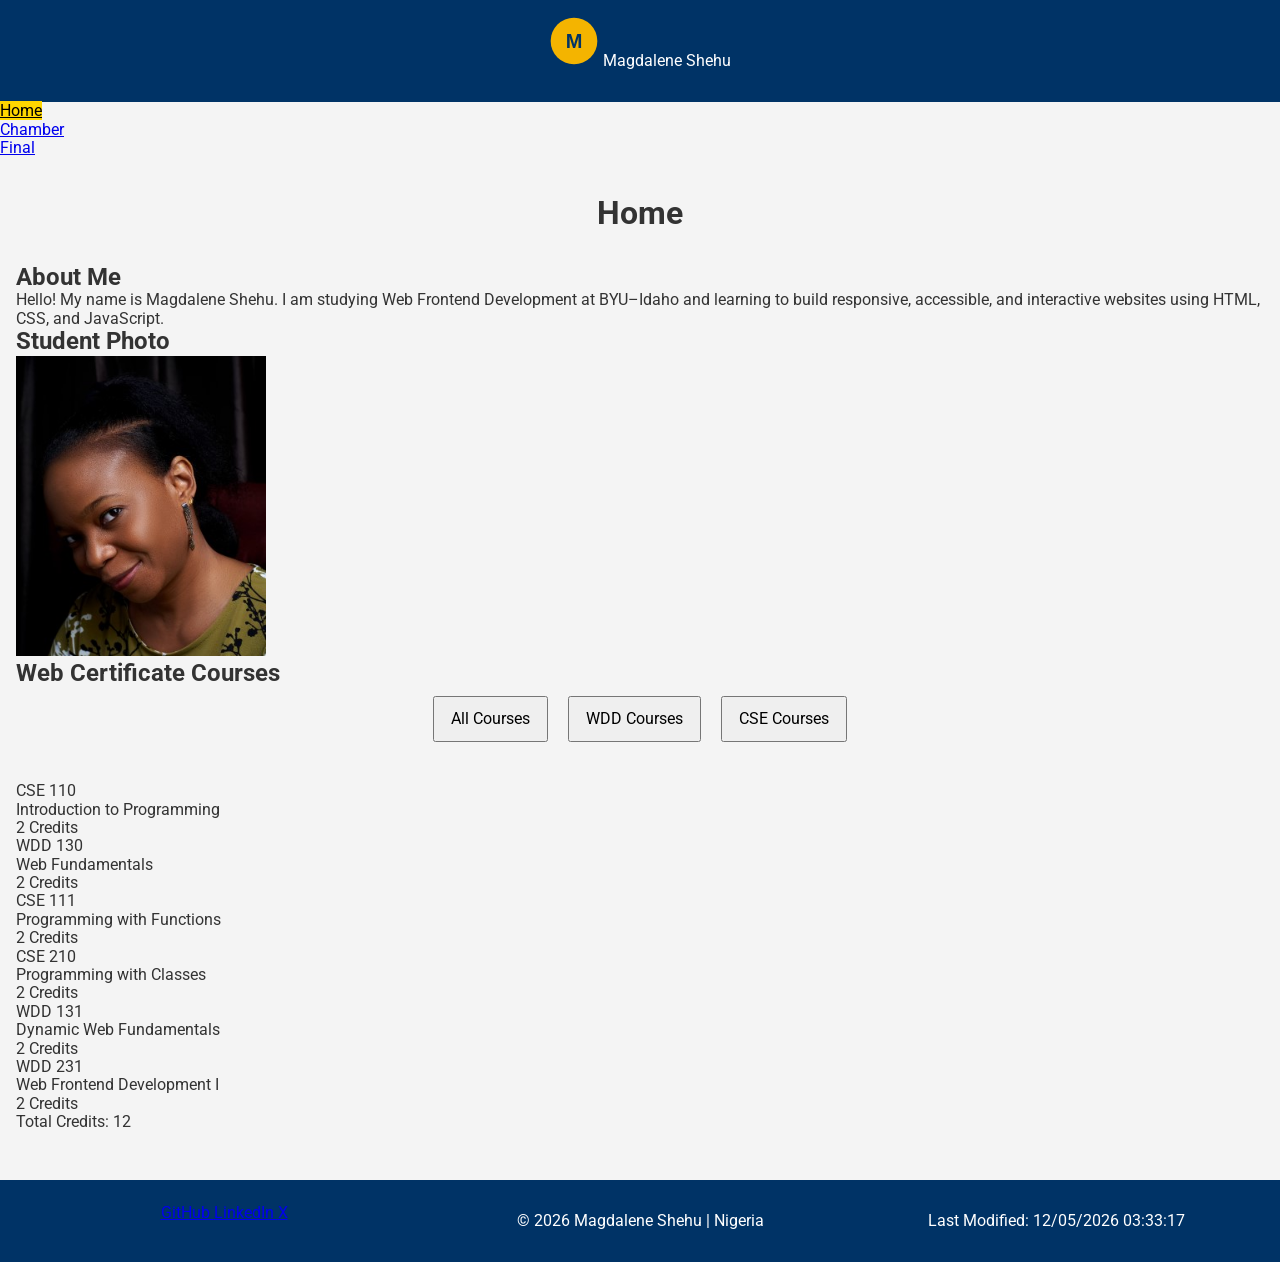
<file: index.html>
<!DOCTYPE html>
<html lang="en">

<head>
    <meta charset="UTF-8">
    <meta name="viewport" content="width=device-width, initial-scale=1.0">

    <title>WDD 231 | Home | Magdalene Shehu</title>

    <!-- Favicon -->
    <link rel="icon" href="favicon.ico">

    <!-- SEO Meta -->
    <meta name="description" content="Course home page for WDD 231 Web Frontend Development I">
    <meta name="author" content="Magdalene Shehu">

    <!-- Open Graph (Social Media) Meta Tags -->
    <meta property="og:title" content="WDD 231 | Home | Magdalene Shehu">
    <meta property="og:description"
        content="Course home page for WDD 231 Web Frontend Development I by Magdalene Shehu.">
    <meta property="og:image" content="https://mshehu22.github.io/wdd231/images/profile.webp">
    <meta property="og:url" content="https://mshehu22.github.io/wdd231/">

    <!-- Google Fonts -->
    <link rel="preconnect" href="https://fonts.googleapis.com">
    <link rel="preconnect" href="https://fonts.gstatic.com" crossorigin>

    <link href="https://fonts.googleapis.com/css2?family=Roboto:wght@300;400;500;700&display=swap" rel="stylesheet">

    <!-- CSS -->
    <link rel="stylesheet" href="styles/normalize.css">
    <link rel="stylesheet" href="styles/small.css">
    <link rel="stylesheet" href="styles/larger.css">

    <!-- JavaScript -->
    <script src="scripts/navigation.js" defer></script>
    <script src="scripts/dates.js" defer></script>
    <script src="scripts/courses.js" defer></script>
</head>

<body>

    <!-- HEADER -->
    <header>

        <div class="logo">
            <img src="images/logo.svg" alt="Site Logo" width="50" height="50">
            <span>Magdalene Shehu</span>
        </div>

        <button id="menu" aria-label="Menu">☰</button>

    </header>

    <!-- NAVIGATION -->
    <nav id="nav-menu">

        <ul>
            <li><a href="index.html" class="active">Home</a></li>
            <li><a href="chamber/index.html">Chamber</a></li>
            <li><a href="final/index.html">Final</a></li>
        </ul>

    </nav>

    <!-- MAIN -->
    <main>

        <h1>Home</h1>

        <div class="top-sections">

            <section>

                <h2>About Me</h2>

                <p>
                    Hello! My name is Magdalene Shehu. I am studying
                    Web Frontend Development at BYU–Idaho and learning to
                    build responsive, accessible, and interactive websites
                    using HTML, CSS, and JavaScript.
                </p>

            </section>

            <section class="student-photo">

                <h2>Student Photo</h2>

                <img src="images/profile.webp" alt="Photo of Magdalene Shehu" width="250" height="300">

            </section>

        </div>

        <section>

            <h2>Web Certificate Courses</h2>

            <div class="buttons">
                <button id="all">All Courses</button>
                <button id="wdd">WDD Courses</button>
                <button id="cse">CSE Courses</button>
            </div>

            <div id="courses"></div>

            <p id="credits"></p>

        </section>

    </main>

    <!-- FOOTER -->
    <footer>

        <div class="social">

            <a href="https://github.com/mshehu22" target="_blank" rel="noopener">
                GitHub
            </a>

            <a href="https://www.linkedin.com/" target="_blank" rel="noopener">
                LinkedIn
            </a>

            <a href="https://x.com/" target="_blank" rel="noopener">
                X
            </a>

        </div>

        <p>
            &copy;
            <span id="currentyear"></span>
            Magdalene Shehu | Nigeria
        </p>

        <p id="lastModified"></p>

    </footer>

</body>

</html>
</file>
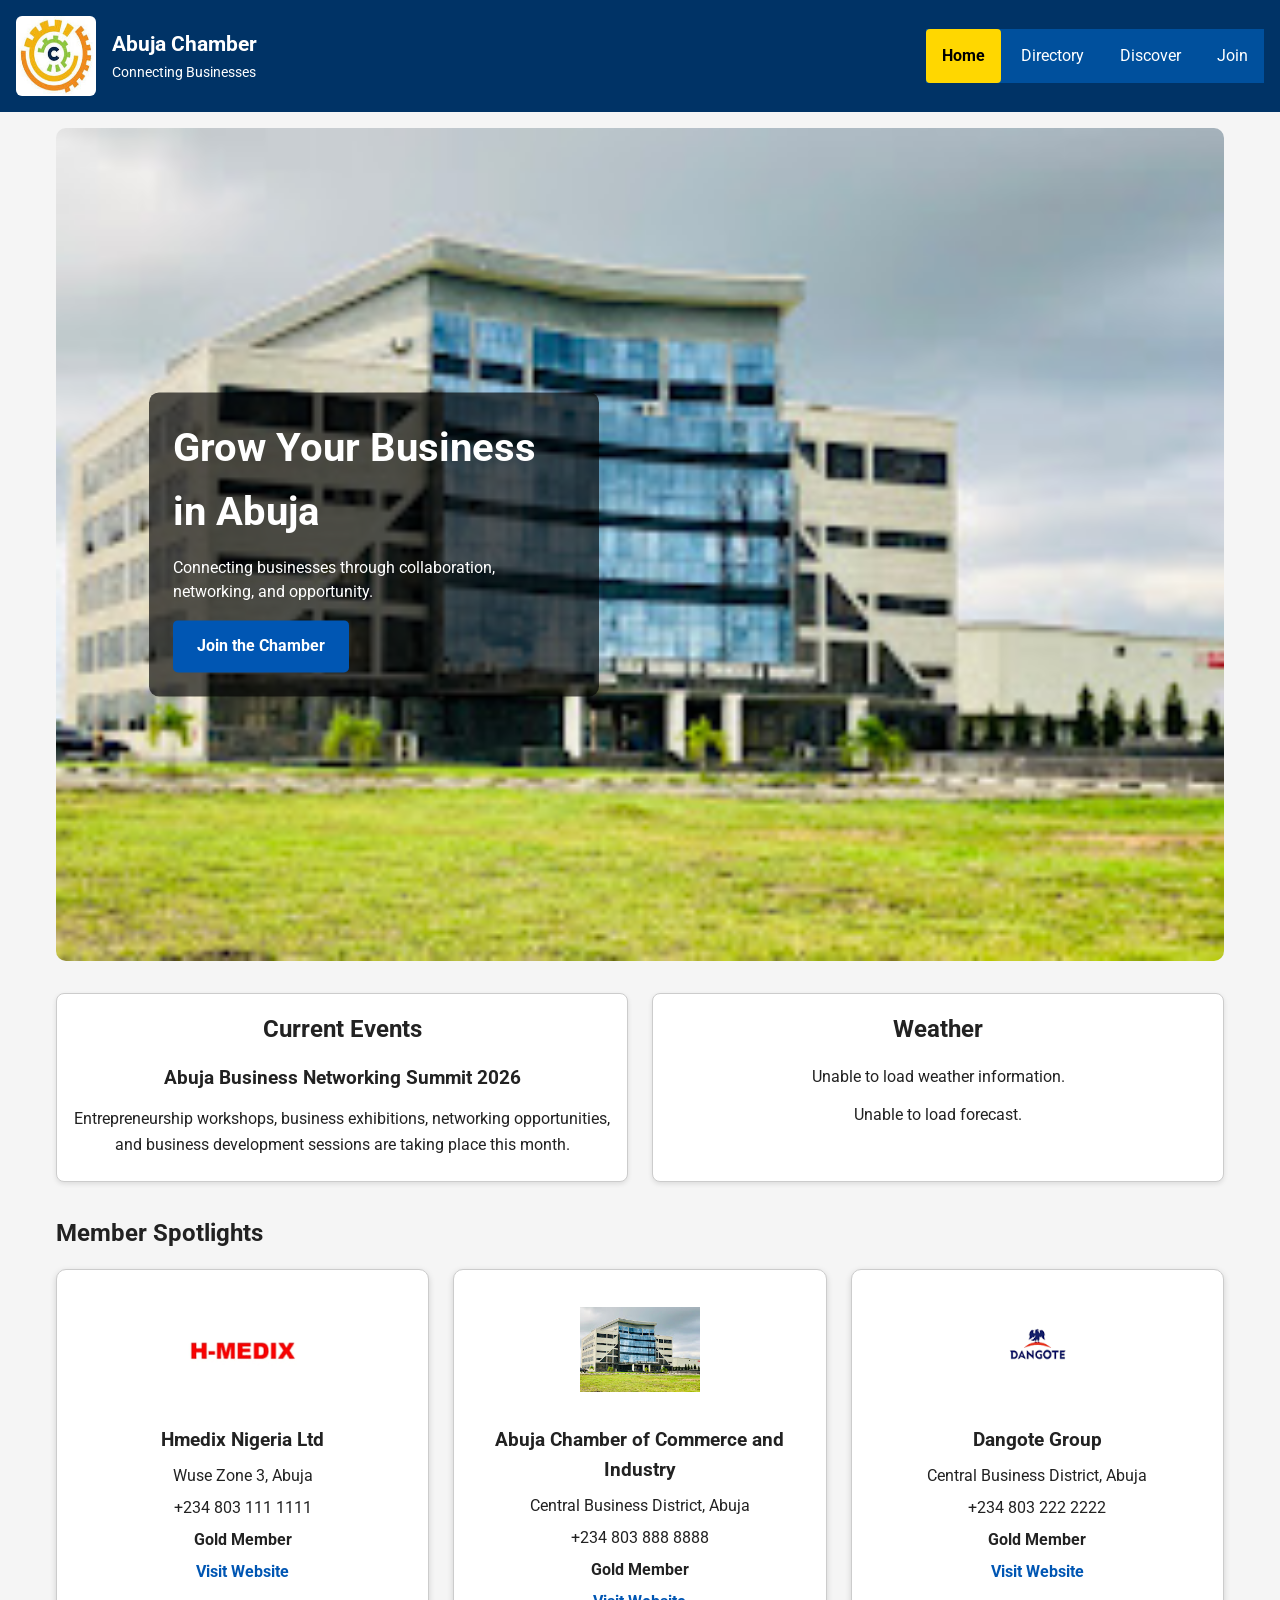
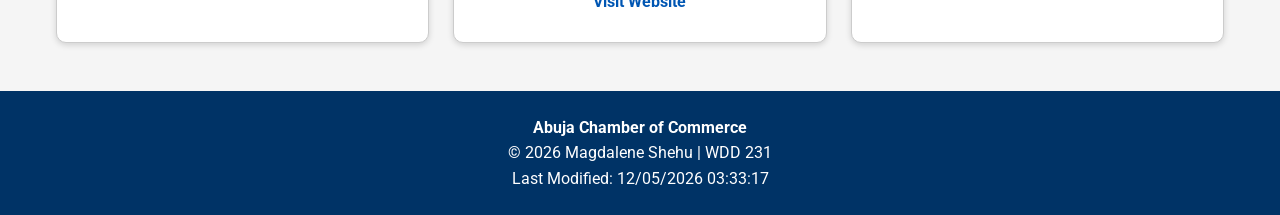
<file: chamber/index.html>
<!DOCTYPE html>
<html lang="en">

<head>
    <meta charset="UTF-8">
    <meta name="viewport" content="width=device-width, initial-scale=1.0">

    <title>Home | Abuja Chamber of Commerce</title>

    <meta name="description"
        content="Welcome to the Abuja Chamber of Commerce. Discover local businesses, events, weather updates, and membership opportunities.">

    <meta name="author" content="Magdalene Shehu">

    <meta property="og:title" content="Abuja Chamber of Commerce Business Community">
    <meta property="og:description" content="Connecting Abuja businesses through networking, events, and partnerships.">
    <meta property="og:image" content="https://mshehu22.github.io/wdd231/chamber/images/abuja-chamber.jpg">
    <meta property="og:url" content="https://mshehu22.github.io/wdd231/chamber/index.html">
    <meta property="og:type" content="website">

    <link rel="icon" href="../favicon.ico">

    <link rel="preconnect" href="https://fonts.googleapis.com">
    <link rel="preconnect" href="https://fonts.gstatic.com" crossorigin>

    <link href="https://fonts.googleapis.com/css2?family=Roboto:wght@300;400;500;700&display=swap" rel="stylesheet">

    <link rel="stylesheet" href="../styles/normalize.css">
    <link rel="stylesheet" href="styles/directory.css">
    <link rel="stylesheet" href="styles/home.css">

    <script src="scripts/home.js" defer></script>
    <script src="scripts/weather.js" defer></script>
    <script src="scripts/spotlight.js" defer></script>

</head>

<body>

    <a class="skip-link" href="#main-content">
        Skip to main content
    </a>

    <header>

        <div class="brand">

            <img src="images/chamber.jpg" alt="Abuja Chamber of Commerce Logo" width="80" height="80">

            <div class="brand-text">
                <h2>Abuja Chamber</h2>
                <p>Connecting Businesses</p>
            </div>

        </div>

        <button id="menu" aria-label="Toggle Navigation" aria-expanded="false">
            ☰
        </button>

        <nav class="navigation">

            <a href="index.html" class="active">Home</a>
            <a href="directory.html">Directory</a>
            <a href="discover.html">Discover</a>
            <a href="join.html">Join</a>

        </nav>

    </header>

    <main id="main-content">

        <h1 class="page-title">
            Abuja Chamber of Commerce
        </h1>

        <section class="hero">

            <img src="images/abuja-chamber.jpg" alt="Abuja Chamber of Commerce Building" width="1200" height="600"
                loading="eager">

            <div class="hero-text">

                <h2>Grow Your Business in Abuja</h2>

                <p>
                    Connecting businesses through collaboration,
                    networking, and opportunity.
                </p>

                <a class="cta" href="join.html">
                    Join the Chamber
                </a>

            </div>

        </section>

        <div class="home-grid">

            <section class="card">

                <h2>Current Events</h2>

                <h3>Abuja Business Networking Summit 2026</h3>

                <p>
                    Entrepreneurship workshops,
                    business exhibitions,
                    networking opportunities,
                    and business development sessions
                    are taking place this month.
                </p>

            </section>

            <section class="card">

                <h2>Weather</h2>

                <div id="current-weather">
                    Loading weather...
                </div>

                <div id="forecast"></div>

            </section>

        </div>

        <section class="spotlights">

            <h2>Member Spotlights</h2>

            <div id="spotlight-container">

                <p>Loading member spotlights...</p>

            </div>

        </section>

    </main>

    <footer>

        <p><strong>Abuja Chamber of Commerce</strong></p>

        <p>
            © <span id="year"></span>
            Magdalene Shehu | WDD 231
        </p>

        <p id="lastModified"></p>

    </footer>

</body>

</html>
</file>
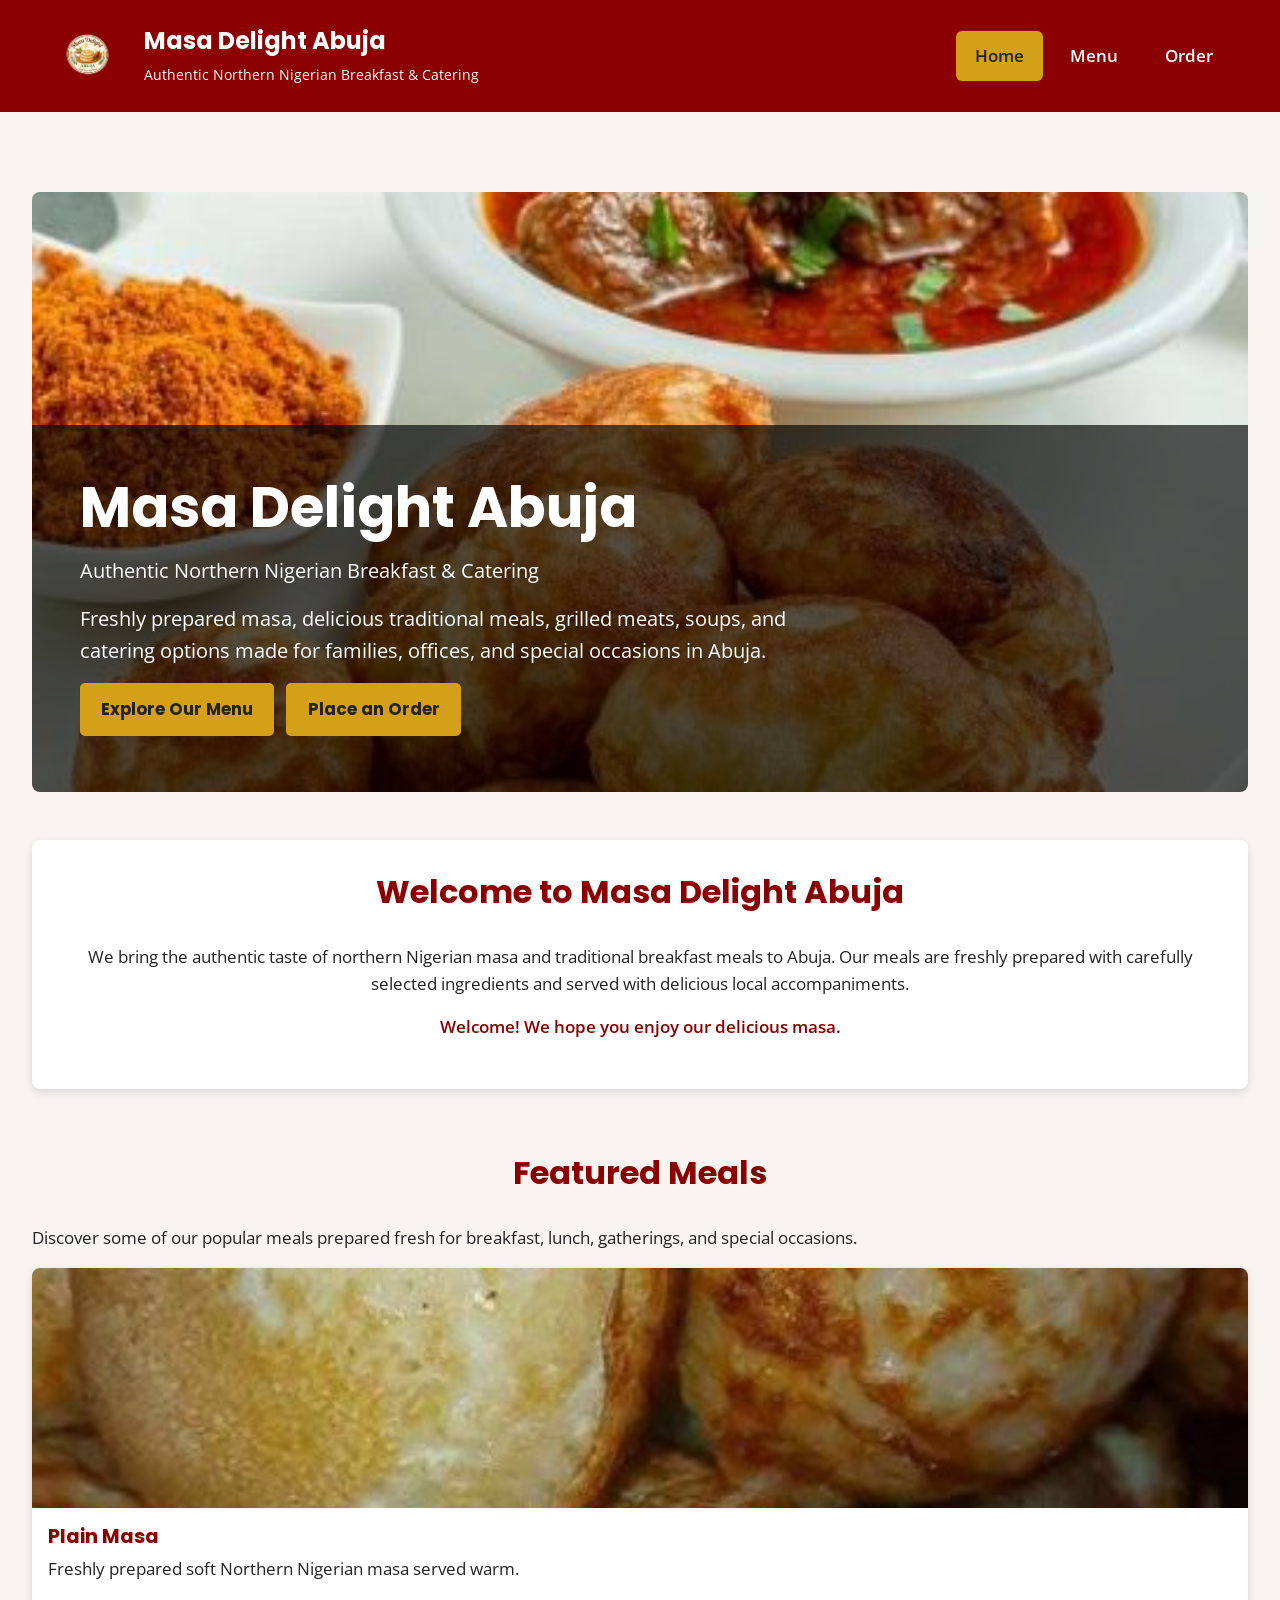
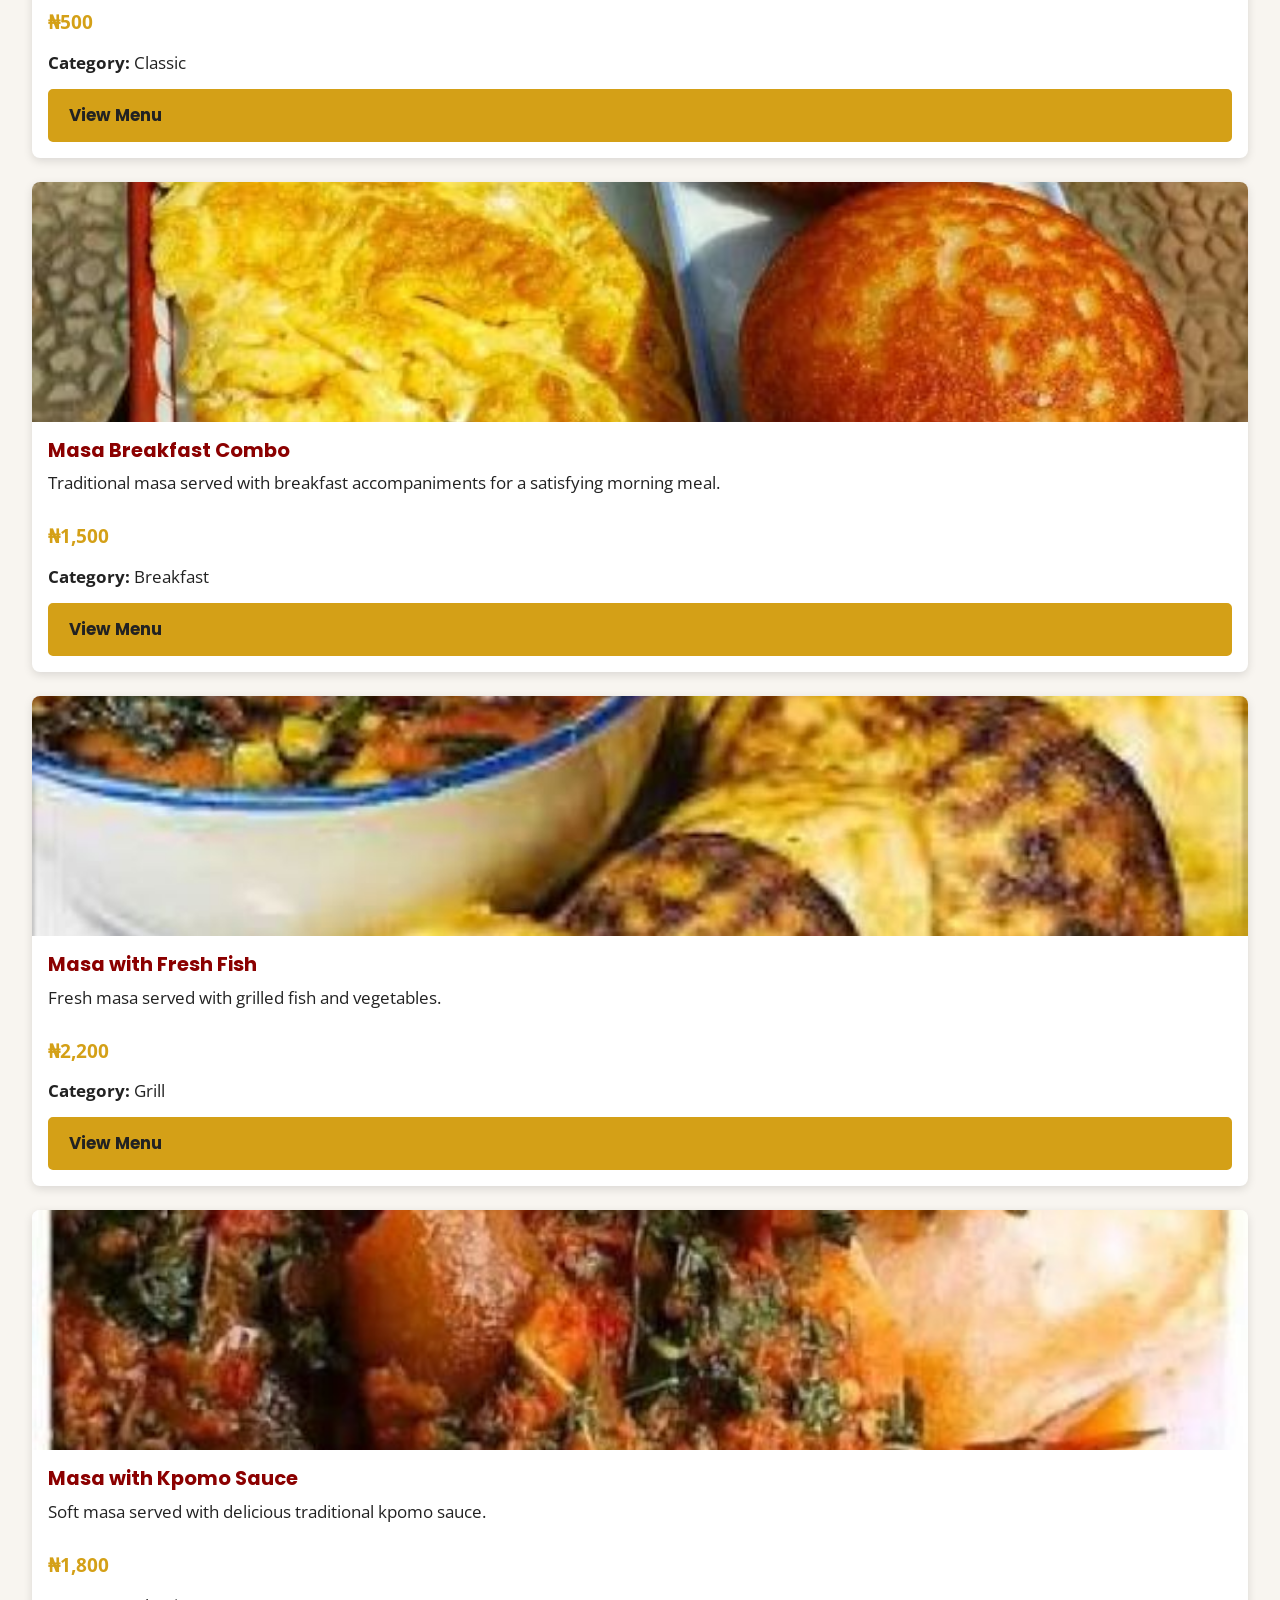
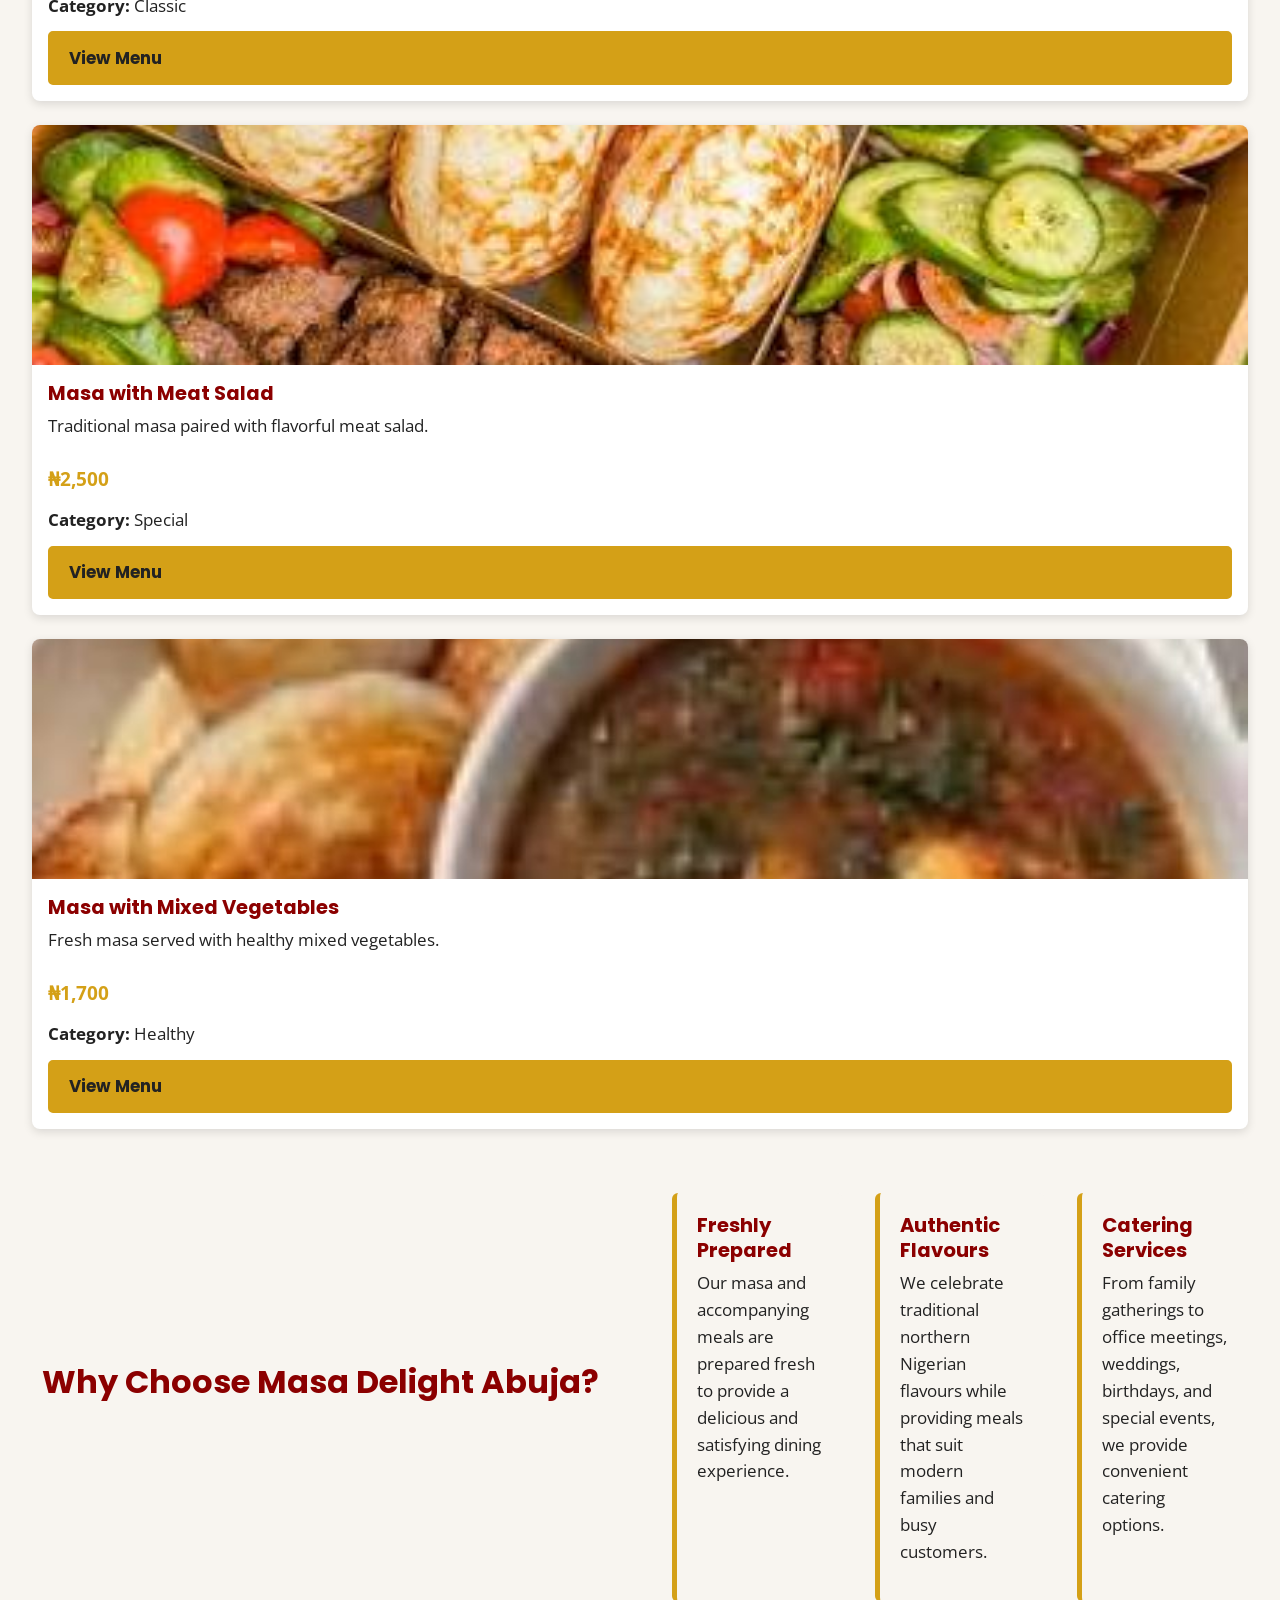
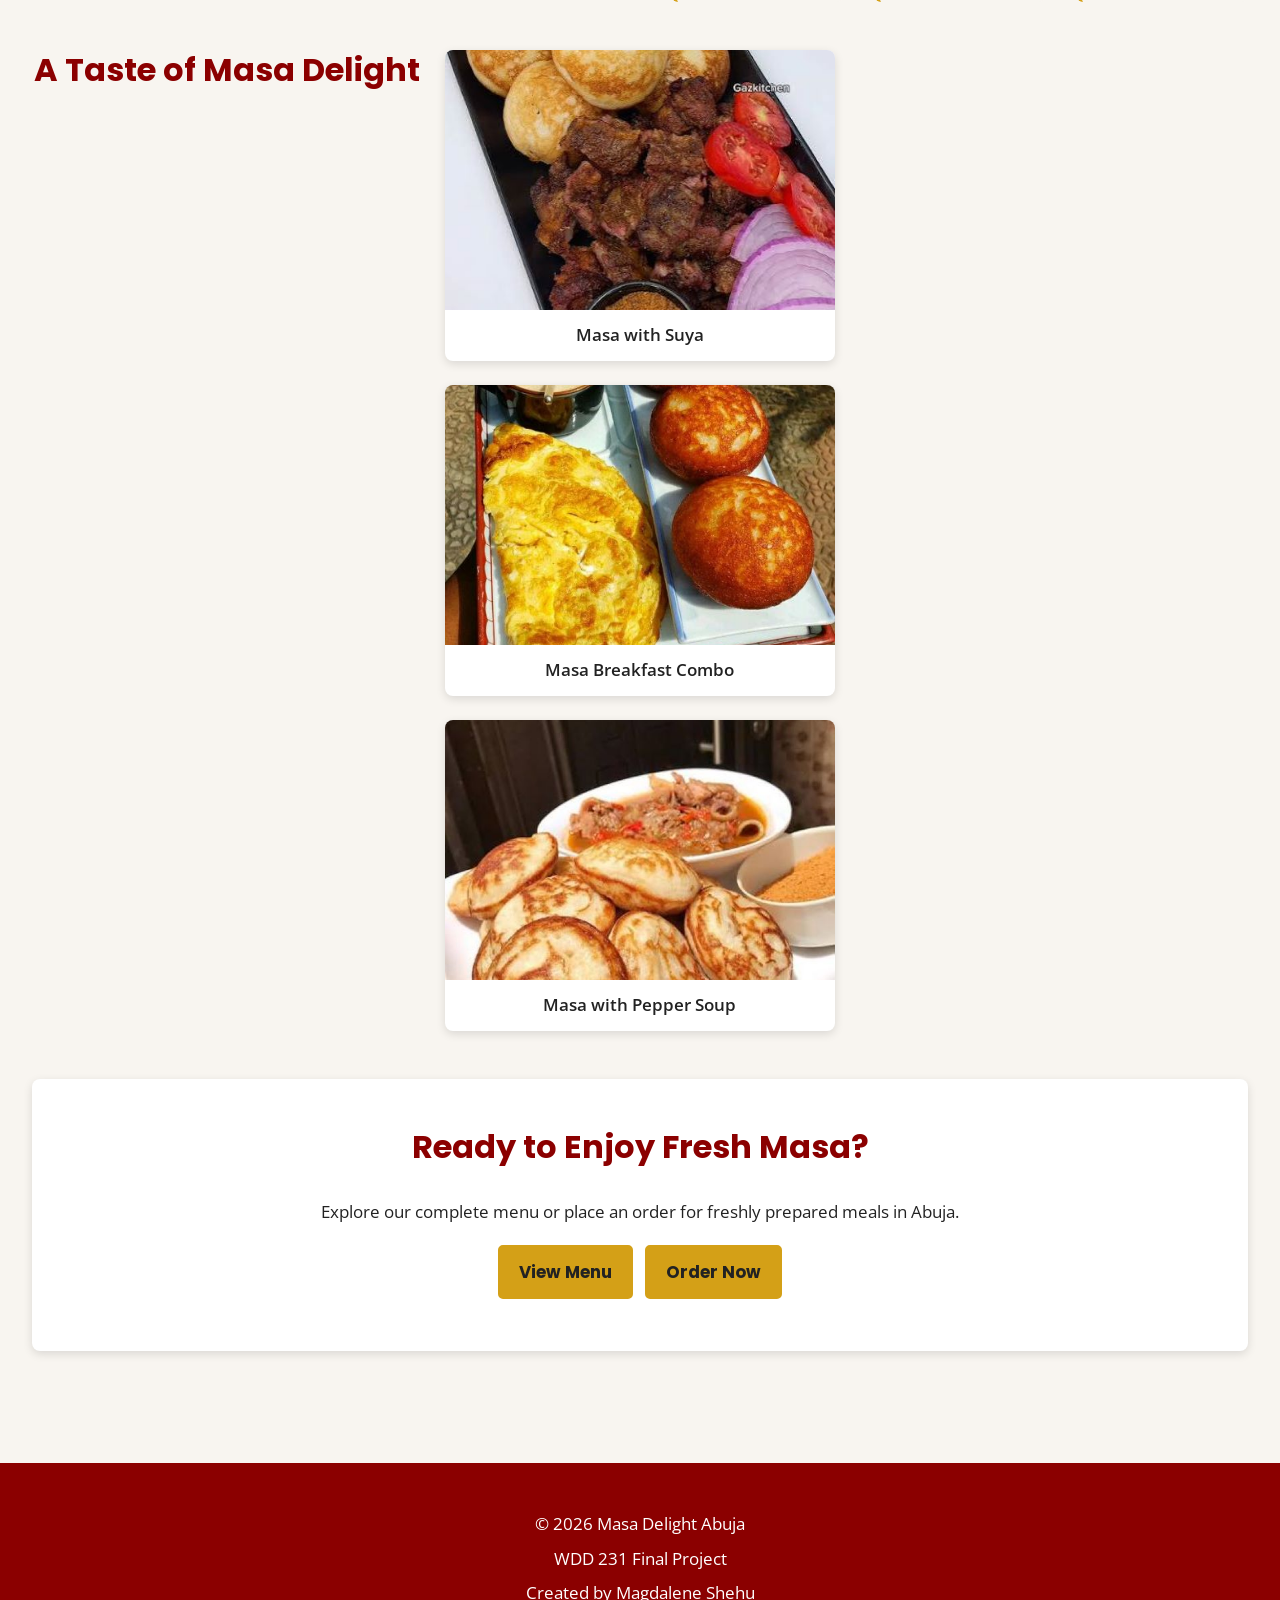
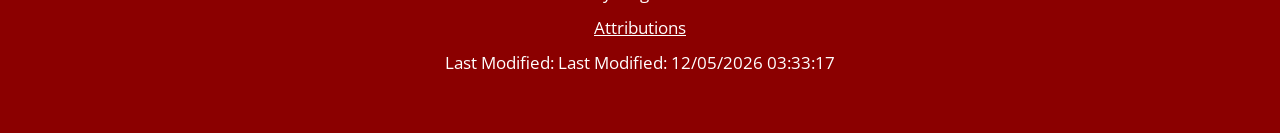
<file: final/index.html>
<!DOCTYPE html>
<html lang="en">

<head>

    <meta charset="UTF-8">

    <meta name="viewport" content="width=device-width, initial-scale=1.0">

    <title>Masa Delight Abuja | Home</title>

    <meta name="description"
        content="Masa Delight Abuja serves authentic northern Nigerian masa, soups, suya, grilled meats, breakfast combinations, and catering services in Abuja.">

    <meta name="author" content="Magdalene Shehu">


    <!-- Open Graph -->

    <meta property="og:title" content="Masa Delight Abuja | Authentic Nigerian Meals">

    <meta property="og:description"
        content="Enjoy authentic northern Nigerian masa, breakfast meals, soups, grilled meats, and catering services freshly prepared in Abuja.">

    <meta property="og:image" content="https://mshehu22.github.io/wdd231/final/images/hero.jpg">

    <meta property="og:url" content="https://mshehu22.github.io/wdd231/final/index.html">

    <meta property="og:site_name" content="Masa Delight Abuja">

    <meta property="og:type" content="website">


    <!-- Favicon -->

    <link rel="icon" href="images/logo.png" type="image/png">


    <!-- Google Fonts -->

    <link rel="preconnect" href="https://fonts.googleapis.com">

    <link rel="preconnect" href="https://fonts.gstatic.com" crossorigin>

    <link
        href="https://fonts.googleapis.com/css2?family=Poppins:wght@500;700&family=Open+Sans:wght@400;600&display=swap"
        rel="stylesheet">


    <!-- CSS -->

    <link rel="stylesheet" href="styles/base.css">

    <link rel="stylesheet" href="styles/larger.css">


    <!-- JavaScript -->

    <script src="scripts/navigation.js" defer></script>

    <script src="scripts/date.js" defer></script>

    <script type="module" src="scripts/main.js"></script>

</head>


<body>


    <header>

        <div class="logo-box">

            <img src="images/logo.png" alt="Masa Delight Abuja Logo" width="80" height="80">

            <div>

                <p class="site-title">
                    Masa Delight Abuja
                </p>

                <p>
                    Authentic Northern Nigerian Breakfast &amp; Catering
                </p>

            </div>

        </div>


        <button id="menuButton" aria-label="Toggle Navigation" aria-controls="navigation" aria-expanded="false">

            ☰

        </button>


        <nav id="navigation">

            <a href="index.html" class="active">
                Home
            </a>

            <a href="menu.html">
                Menu
            </a>

            <a href="order.html">
                Order
            </a>

        </nav>

    </header>


    <main>


        <section class="hero">

            <img src="images/hero.jpg" alt="Fresh Masa with Nigerian delicacies" width="1200" height="600"
                loading="eager">


            <div class="hero-text">

                <h1>
                    Masa Delight Abuja
                </h1>

                <p>
                    Authentic Northern Nigerian Breakfast &amp; Catering
                </p>

                <p>
                    Freshly prepared masa, delicious traditional meals,
                    grilled meats, soups, and catering options made for
                    families, offices, and special occasions in Abuja.
                </p>


                <a href="menu.html" class="button">
                    Explore Our Menu
                </a>

                <a href="order.html" class="button">
                    Place an Order
                </a>

            </div>

        </section>


        <section class="welcome">

            <h2>
                Welcome to Masa Delight Abuja
            </h2>

            <p>
                We bring the authentic taste of northern Nigerian masa
                and traditional breakfast meals to Abuja. Our meals are
                freshly prepared with carefully selected ingredients
                and served with delicious local accompaniments.
            </p>

            <p id="visitMessage"></p>

        </section>


        <section class="featured">

            <h2>
                Featured Meals
            </h2>

            <p>
                Discover some of our popular meals prepared fresh for
                breakfast, lunch, gatherings, and special occasions.
            </p>


            <div id="featuredItems" class="menu-grid">

                <!-- Featured meals are loaded dynamically with JavaScript -->

            </div>

        </section>


        <section class="about">

            <h2>
                Why Choose Masa Delight Abuja?
            </h2>


            <div class="features">


                <article class="feature-card">

                    <h3>
                        Freshly Prepared
                    </h3>

                    <p>
                        Our masa and accompanying meals are prepared
                        fresh to provide a delicious and satisfying
                        dining experience.
                    </p>

                </article>


                <article class="feature-card">

                    <h3>
                        Authentic Flavours
                    </h3>

                    <p>
                        We celebrate traditional northern Nigerian
                        flavours while providing meals that suit
                        modern families and busy customers.
                    </p>

                </article>


                <article class="feature-card">

                    <h3>
                        Catering Services
                    </h3>

                    <p>
                        From family gatherings to office meetings,
                        weddings, birthdays, and special events,
                        we provide convenient catering options.
                    </p>

                </article>


            </div>

        </section>


        <section class="gallery">

            <h2>
                A Taste of Masa Delight
            </h2>


            <div class="gallery-grid">


                <figure>

                    <img src="images/masa-with-suya.jpg" alt="Fresh masa served with suya" width="600" height="400"
                        loading="lazy">

                    <figcaption>
                        Masa with Suya
                    </figcaption>

                </figure>


                <figure>

                    <img src="images/masa-breakfast-combo.jpg" alt="Traditional breakfast combo with masa and tea"
                        width="600" height="400" loading="lazy">

                    <figcaption>
                        Masa Breakfast Combo
                    </figcaption>

                </figure>


                <figure>

                    <img src="images/masa-with-pepper-soup.jpg" alt="Fresh masa served with pepper soup" width="600"
                        height="400" loading="lazy">

                    <figcaption>
                        Masa with Pepper Soup
                    </figcaption>

                </figure>


            </div>

        </section>


        <section class="call-to-action">

            <h2>
                Ready to Enjoy Fresh Masa?
            </h2>

            <p>
                Explore our complete menu or place an order for
                freshly prepared meals in Abuja.
            </p>


            <a href="menu.html" class="button">
                View Menu
            </a>

            <a href="order.html" class="button">
                Order Now
            </a>

        </section>


    </main>


    <footer>

        <p>

            &copy;
            <span id="year"></span>
            Masa Delight Abuja

        </p>


        <p>
            WDD 231 Final Project
        </p>


        <p>
            Created by Magdalene Shehu
        </p>


        <p>

            <a href="attributions.html">
                Attributions
            </a>

        </p>


        <p>

            Last Modified:
            <span id="lastModified"></span>

        </p>

    </footer>


</body>

</html>
</file>
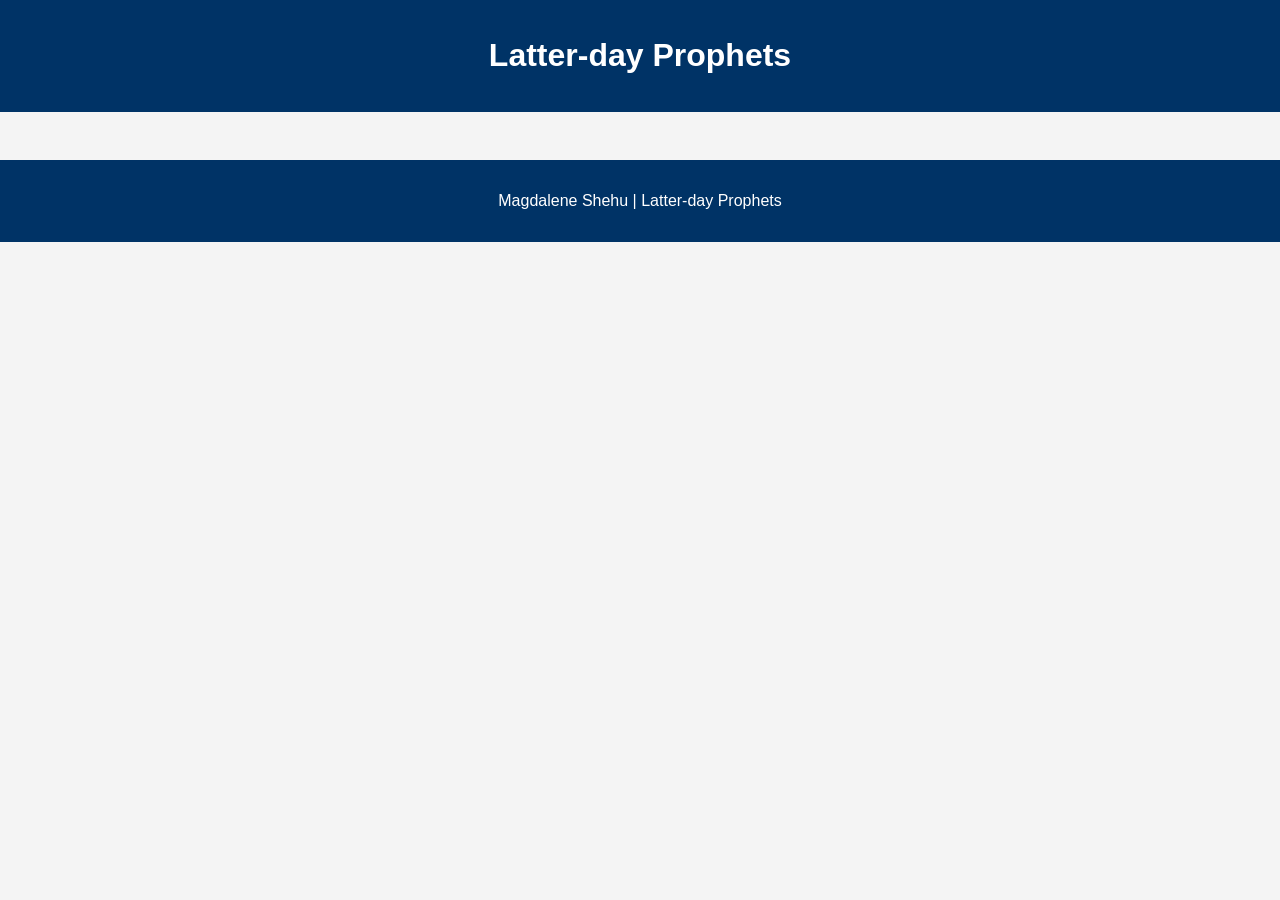
<file: prophet.html>
<!DOCTYPE html>
<html lang="en">

<head>
    <meta charset="UTF-8">
    <meta name="viewport" content="width=device-width, initial-scale=1.0">

    <title>Latter-day Prophets | Magdalene Shehu</title>

    <link rel="icon" href="favicon.ico">

    <link rel="stylesheet" href="styles/normalize.css">
    <link rel="stylesheet" href="styles/prophets.css">

    <script src="scripts/prophets.js" defer></script>

</head>

<body>

    <header>
        <h1>Latter-day Prophets</h1>
    </header>

    <main>

        <div id="cards"></div>

    </main>

    <footer>

        <p>Magdalene Shehu | Latter-day Prophets</p>

    </footer>

</body>

</html>
</file>
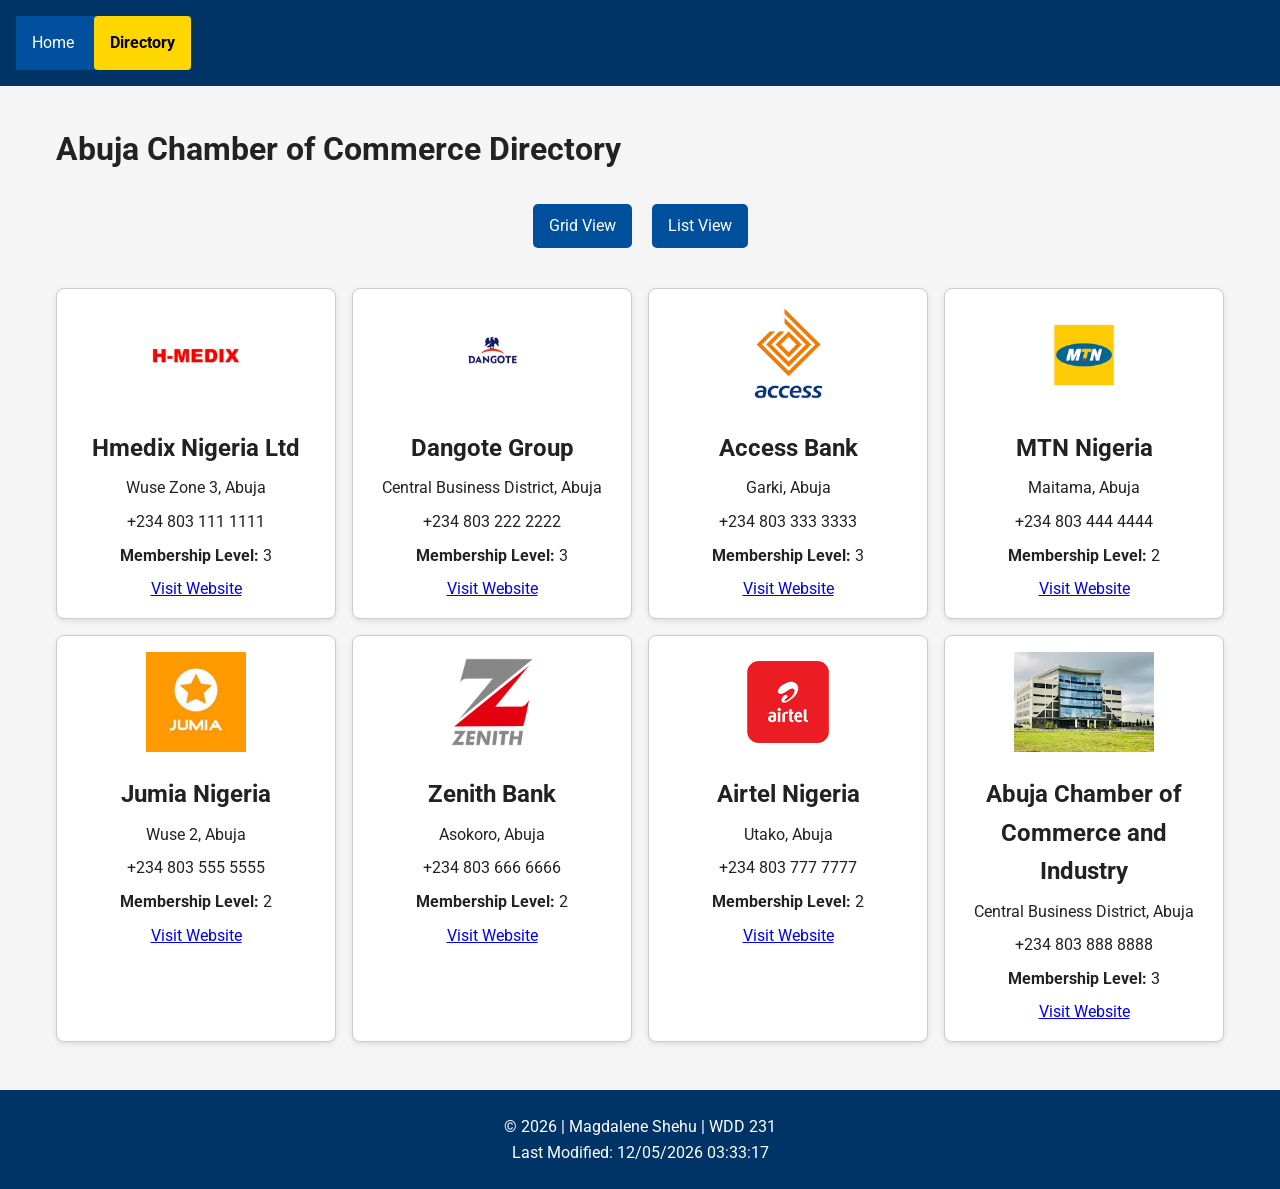
<file: chamber/directory.html>
<!DOCTYPE html>
<html lang="en">

<head>
    <meta charset="UTF-8">
    <meta name="viewport" content="width=device-width, initial-scale=1.0">

    <title>Chamber Directory | Magdalene Shehu</title>

    <meta name="description"
        content="Abuja Chamber of Commerce directory page displaying chamber members and businesses in Abuja.">

    <meta name="author" content="Magdalene Shehu">

    <meta property="og:title" content="Abuja Chamber Directory | Magdalene Shehu">

    <meta property="og:description"
        content="Explore member businesses and organizations in the Abuja Chamber of Commerce Directory.">

    <meta property="og:image" content="https://mshehu22.github.io/wdd231/chamber/images/chamber.jpg">

    <meta property="og:url" content="https://mshehu22.github.io/wdd231/chamber/directory.html">

    <link rel="icon" href="../favicon.ico">

    <link rel="preconnect" href="https://fonts.googleapis.com">
    <link rel="preconnect" href="https://fonts.gstatic.com" crossorigin>

    <link href="https://fonts.googleapis.com/css2?family=Roboto:wght@300;400;500;700&display=swap" rel="stylesheet">

    <link rel="stylesheet" href="../styles/normalize.css">
    <link rel="stylesheet" href="styles/directory.css">

    <script src="scripts/directory.js" defer></script>
</head>

<body>

    <header>
        <nav>

            <button id="menu">☰</button>

            <ul class="navigation">
                <li>
                    <a href="../index.html">Home</a>
                </li>

                <li>
                    <a class="active" href="directory.html">
                        Directory
                    </a>
                </li>
            </ul>

        </nav>
    </header>

    <main>

        <h1>Abuja Chamber of Commerce Directory</h1>

        <section class="buttons">

            <button id="grid">
                Grid View
            </button>

            <button id="list">
                List View
            </button>

        </section>

        <section id="members" class="grid">
            <!-- Members loaded by JavaScript -->
        </section>

    </main>

    <footer>

        <p>
            &copy;
            <span id="year"></span>
            |
            Magdalene Shehu
            |
            WDD 231
        </p>

        <p id="lastModified"></p>

    </footer>

</body>

</html>
</file>
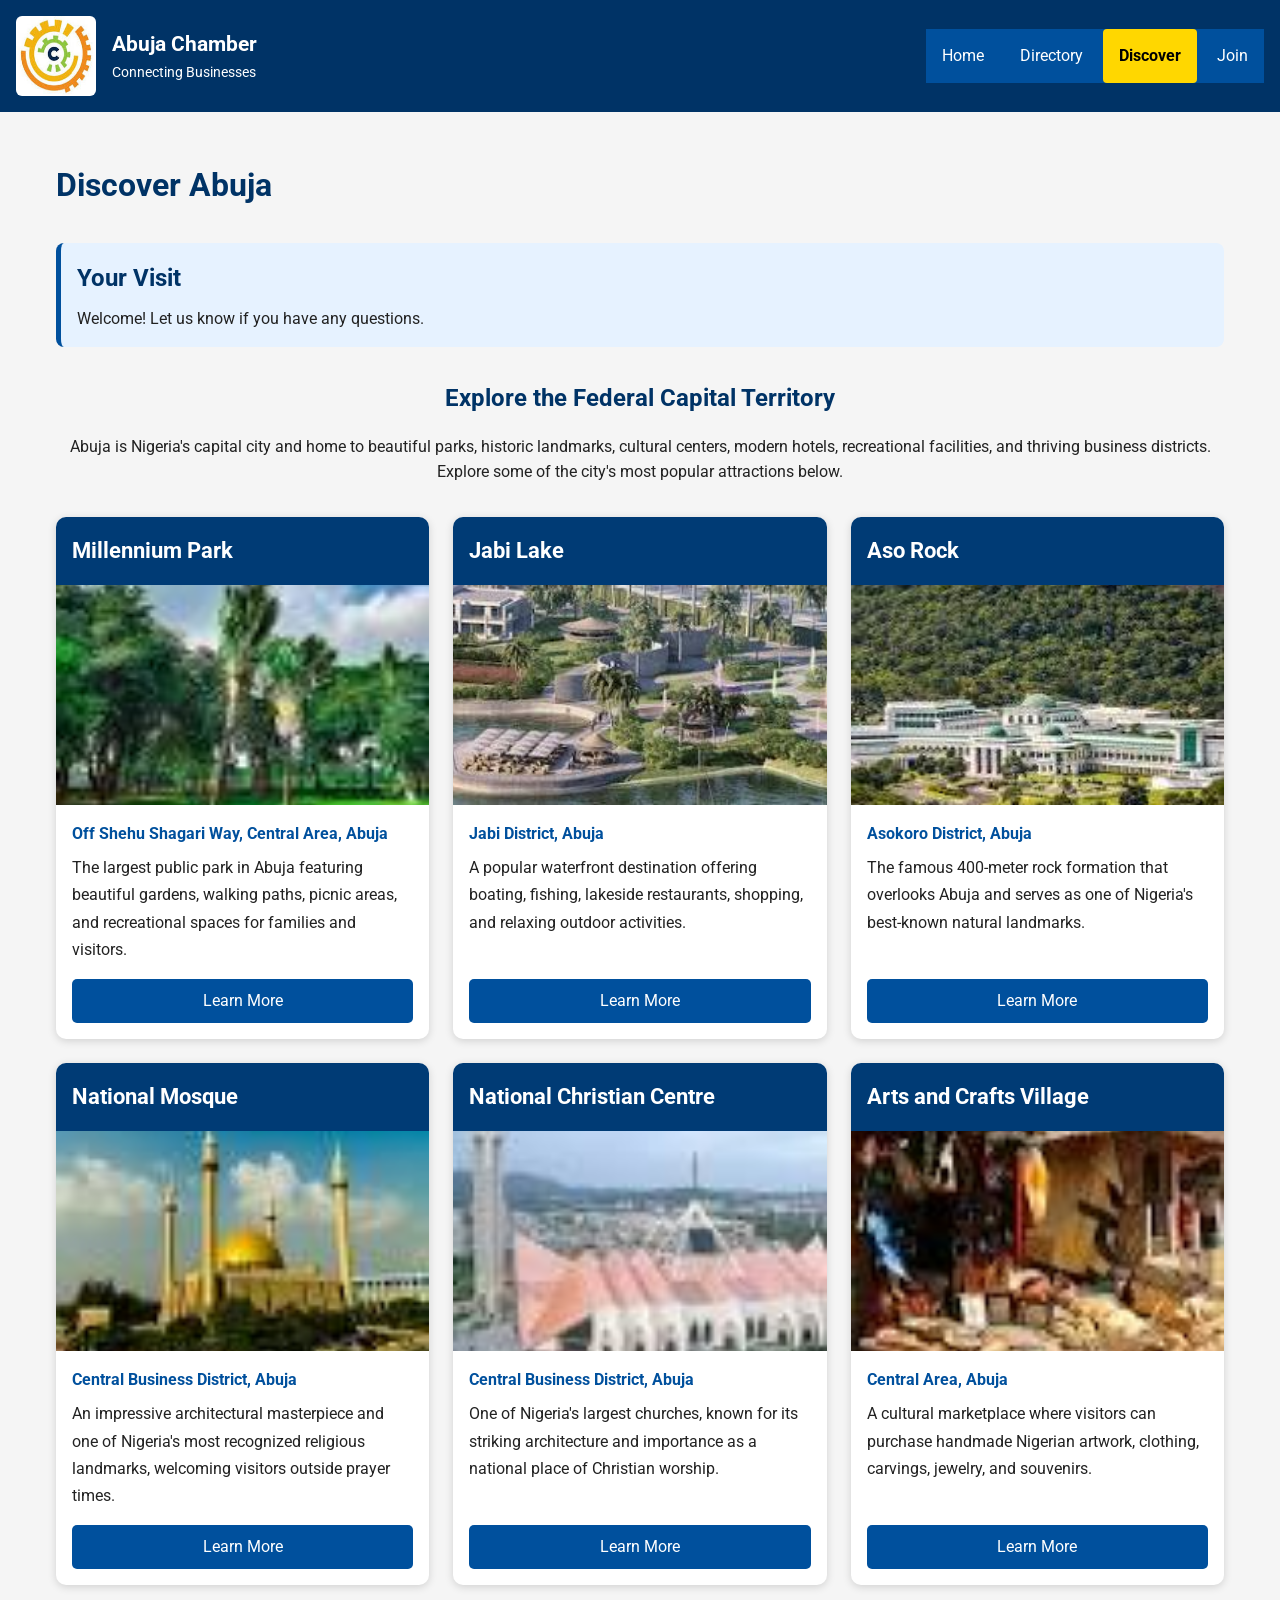
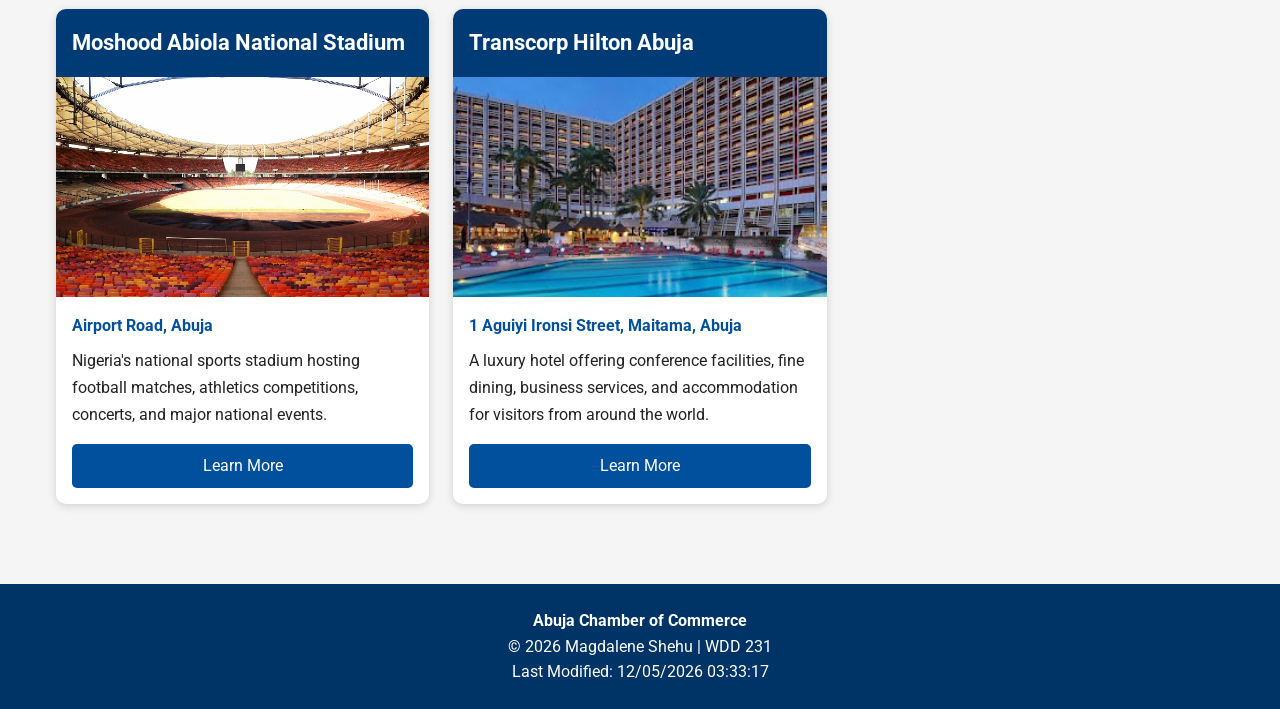
<file: chamber/discover.html>
<!DOCTYPE html>
<html lang="en">

<head>
    <meta charset="UTF-8">
    <meta name="viewport" content="width=device-width, initial-scale=1.0">

    <title>Discover | Abuja Chamber of Commerce</title>

    <meta name="description"
        content="Discover Abuja's attractions, landmarks, and places of interest while exploring opportunities through the Abuja Chamber of Commerce.">

    <meta name="author" content="Magdalene Shehu">

    <meta property="og:title" content="Discover Abuja | Abuja Chamber of Commerce">
    <meta property="og:description"
        content="Explore Abuja's attractions, culture, and business opportunities through the Abuja Chamber of Commerce.">
    <meta property="og:image" content="https://mshehu22.github.io/wdd231/chamber/images/abuja-chamber.jpg">
    <meta property="og:url" content="https://mshehu22.github.io/wdd231/chamber/discover.html">
    <meta property="og:type" content="website">

    <link rel="icon" href="../favicon.ico">

    <link rel="preconnect" href="https://fonts.googleapis.com">
    <link rel="preconnect" href="https://fonts.gstatic.com" crossorigin>

    <link href="https://fonts.googleapis.com/css2?family=Roboto:wght@300;400;500;700&display=swap" rel="stylesheet">

    <link rel="stylesheet" href="../styles/normalize.css">
    <link rel="stylesheet" href="styles/directory.css">
    <link rel="stylesheet" href="styles/discover.css">

    <script src="scripts/home.js" defer></script>
    <script type="module" src="scripts/discover.js"></script>

</head>

<body>

    <a class="skip-link" href="#main-content">
        Skip to main content
    </a>

    <header>

        <div class="brand">

            <img src="images/chamber.jpg"
                alt="Abuja Chamber of Commerce Logo"
                width="80"
                height="80">

            <div class="brand-text">
                <h2>Abuja Chamber</h2>
                <p>Connecting Businesses</p>
            </div>

        </div>

        <button id="menu"
            aria-label="Toggle Navigation"
            aria-expanded="false">
            ☰
        </button>

        <nav class="navigation">
            <a href="index.html">Home</a>
            <a href="directory.html">Directory</a>
            <a href="discover.html" class="active">Discover</a>
            <a href="join.html">Join</a>
        </nav>

    </header>

    <main id="main-content">

        <h1 class="page-title">
            Discover Abuja
        </h1>

        <section class="visitor-message">

            <h2>Your Visit</h2>

            <p id="visit-message" aria-live="polite">
                Welcome! Let us know if you have any questions.
            </p>

        </section>

        <section class="discover-intro">

            <h2>Explore the Federal Capital Territory</h2>

            <p>
                Abuja is Nigeria's capital city and home to beautiful parks,
                historic landmarks, cultural centers, modern hotels,
                recreational facilities, and thriving business districts.
                Explore some of the city's most popular attractions below.
            </p>

        </section>

        <section id="discover-grid" class="discover-grid">

            <!-- Cards created by discover.js -->

        </section>

    </main>

    <footer>

        <p><strong>Abuja Chamber of Commerce</strong></p>

        <p>
            © <span id="year"></span>
            Magdalene Shehu | WDD 231
        </p>

        <p id="lastModified"></p>

    </footer>

</body>

</html>
</file>
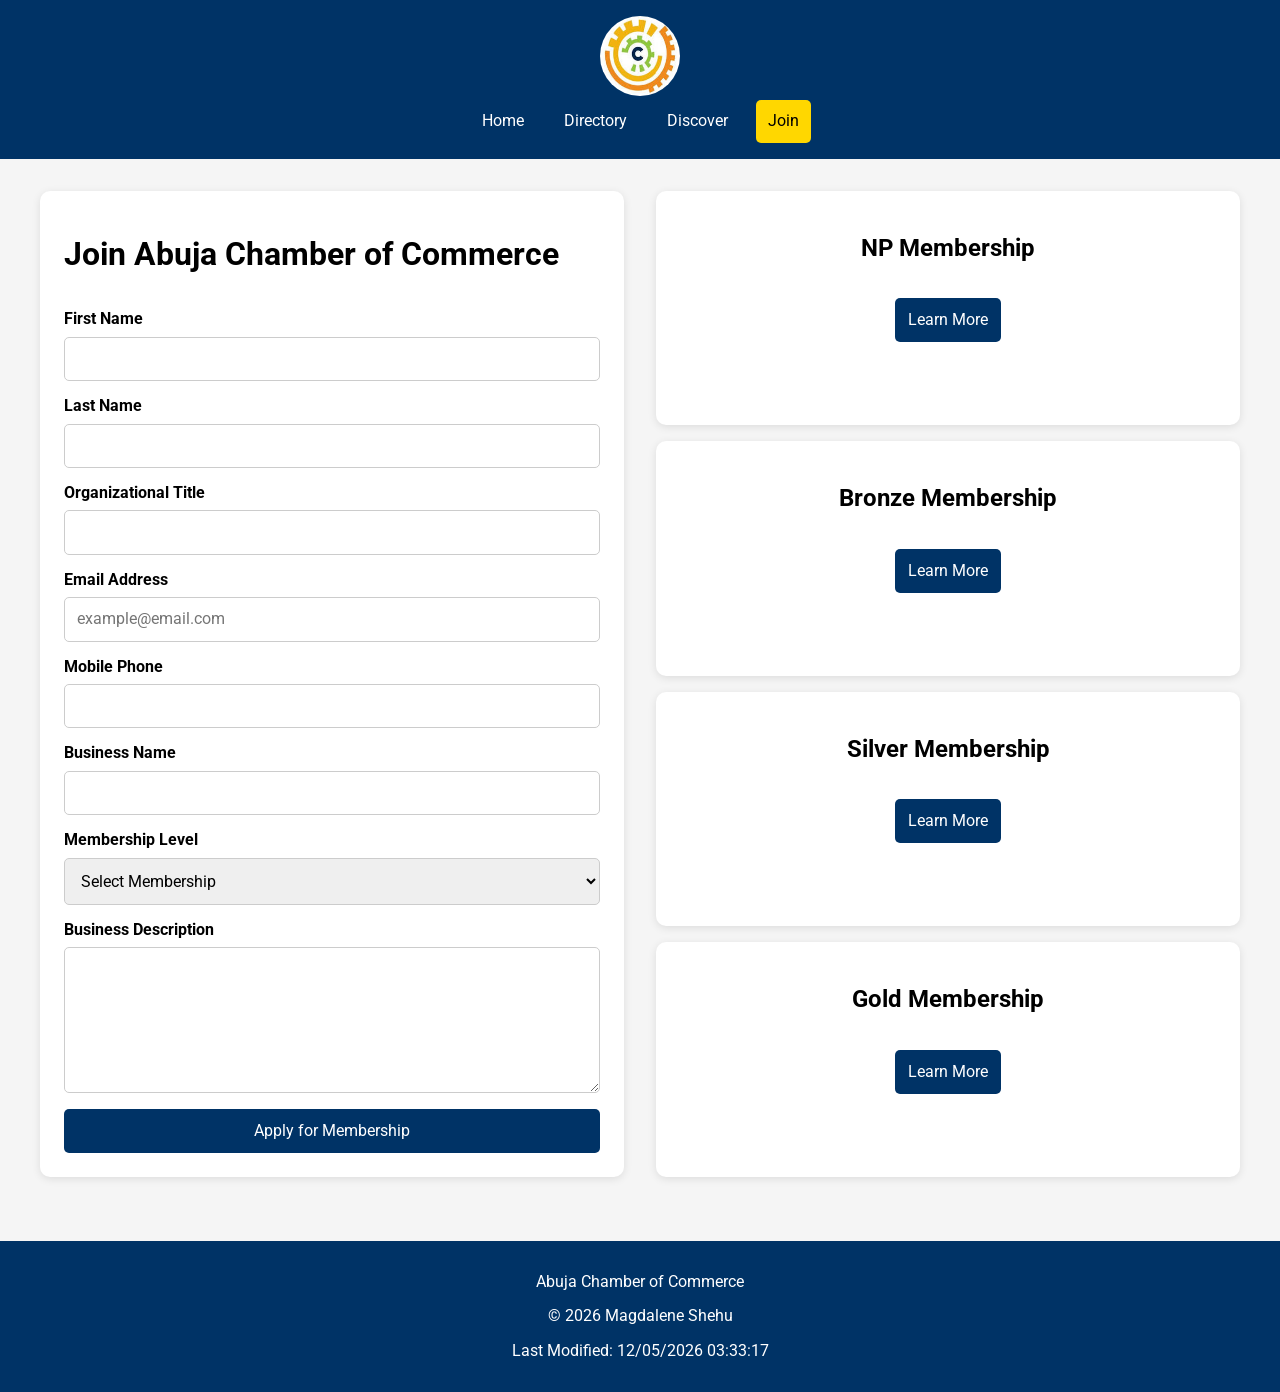
<file: chamber/join.html>
<!DOCTYPE html>
<html lang="en">

<head>
    <meta charset="UTF-8">
    <meta name="viewport" content="width=device-width, initial-scale=1.0">

    <title>Join | Abuja Chamber of Commerce</title>

    <meta name="description"
        content="Apply to join the Abuja Chamber of Commerce and explore networking, training, and business growth opportunities in Abuja.">

    <meta name="author" content="Magdalene Shehu">

    <meta property="og:title" content="Join the Abuja Chamber of Commerce Today">

    <meta property="og:description"
        content="Become a member of the Abuja Chamber of Commerce to access networking opportunities, business training, and community partnerships in Abuja.">

    <meta property="og:image" content="https://mshehu22.github.io/wdd231/chamber/images/abuja-chamber.jpg">

    <meta property="og:url" content="https://mshehu22.github.io/wdd231/chamber/join.html">

    <meta property="og:type" content="website">

    <link rel="icon" href="../favicon.ico">

    <link rel="preconnect" href="https://fonts.googleapis.com">
    <link rel="preconnect" href="https://fonts.gstatic.com" crossorigin>

    <link href="https://fonts.googleapis.com/css2?family=Roboto:wght@300;400;500;700&display=swap" rel="stylesheet">

    <link rel="stylesheet" href="../styles/normalize.css">
    <link rel="stylesheet" href="styles/join.css">

    <script src="scripts/join.js" defer></script>
</head>

<body>

    <header>
        <div class="brand">
            <img src="images/chamber.jpg" alt="Abuja Chamber of Commerce Logo" width="80" height="80">
        </div>

        <button id="menu" aria-label="Open Navigation Menu">
            ☰
        </button>

        <nav class="navigation">
            <a href="index.html">Home</a>
            <a href="directory.html">Directory</a>
            <a href="discover.html">Discover</a>
            <a class="active" href="join.html">Join</a>
        </nav>
    </header>

    <main class="join-container">

        <section class="form-section">

            <h1>Join Abuja Chamber of Commerce</h1>

            <form method="get" action="thankyou.html">

                <label for="fname">First Name</label>
                <input id="fname" type="text" name="fname" required title="Enter your first name"
                    autocomplete="given-name">

                <label for="lname">Last Name</label>
                <input id="lname" type="text" name="lname" required title="Enter your last name"
                    autocomplete="family-name">

                <label for="orgtitle">Organizational Title</label>
                <input id="orgtitle" type="text" name="orgtitle" title="Enter your organizational title"
                    autocomplete="organization-title" pattern="[A-Za-z\\s\\-]{7,}">

                <label for="email">Email Address</label>
                <input id="email" type="email" name="email" required title="Enter your email address"
                    autocomplete="email" placeholder="example@email.com">

                <label for="phone">Mobile Phone</label>
                <input id="phone" type="tel" name="phone" required title="Enter your mobile phone number"
                    autocomplete="tel">

                <label for="organization">Business Name</label>
                <input id="organization" type="text" name="organization" required title="Enter your business name"
                    autocomplete="organization">

                <label for="membership">Membership Level</label>

                <select id="membership" name="membership" required title="Select a membership level">

                    <option value="">Select Membership</option>
                    <option value="np">NP Membership</option>
                    <option value="bronze">Bronze Membership</option>
                    <option value="silver">Silver Membership</option>
                    <option value="gold">Gold Membership</option>

                </select>

                <label for="description">Business Description</label>

                <textarea id="description" name="description" title="Enter a description of your business"></textarea>

                <input type="hidden" id="timestamp" name="timestamp">

                <button type="submit">
                    Apply for Membership
                </button>

            </form>

        </section>

        <section class="membership-cards">

            <div class="card">
                <h2>NP Membership</h2>
                <button id="npBtn" type="button">
                    Learn More
                </button>
            </div>

            <div class="card">
                <h2>Bronze Membership</h2>
                <button id="bronzeBtn" type="button">
                    Learn More
                </button>
            </div>

            <div class="card">
                <h2>Silver Membership</h2>
                <button id="silverBtn" type="button">
                    Learn More
                </button>
            </div>

            <div class="card">
                <h2>Gold Membership</h2>
                <button id="goldBtn" type="button">
                    Learn More
                </button>
            </div>

        </section>

    </main>

    <footer>
        <p>Abuja Chamber of Commerce</p>
        <p>© <span id="year"></span> Magdalene Shehu</p>
        <p id="lastModified"></p>
    </footer>

</body>

</html>
</file>
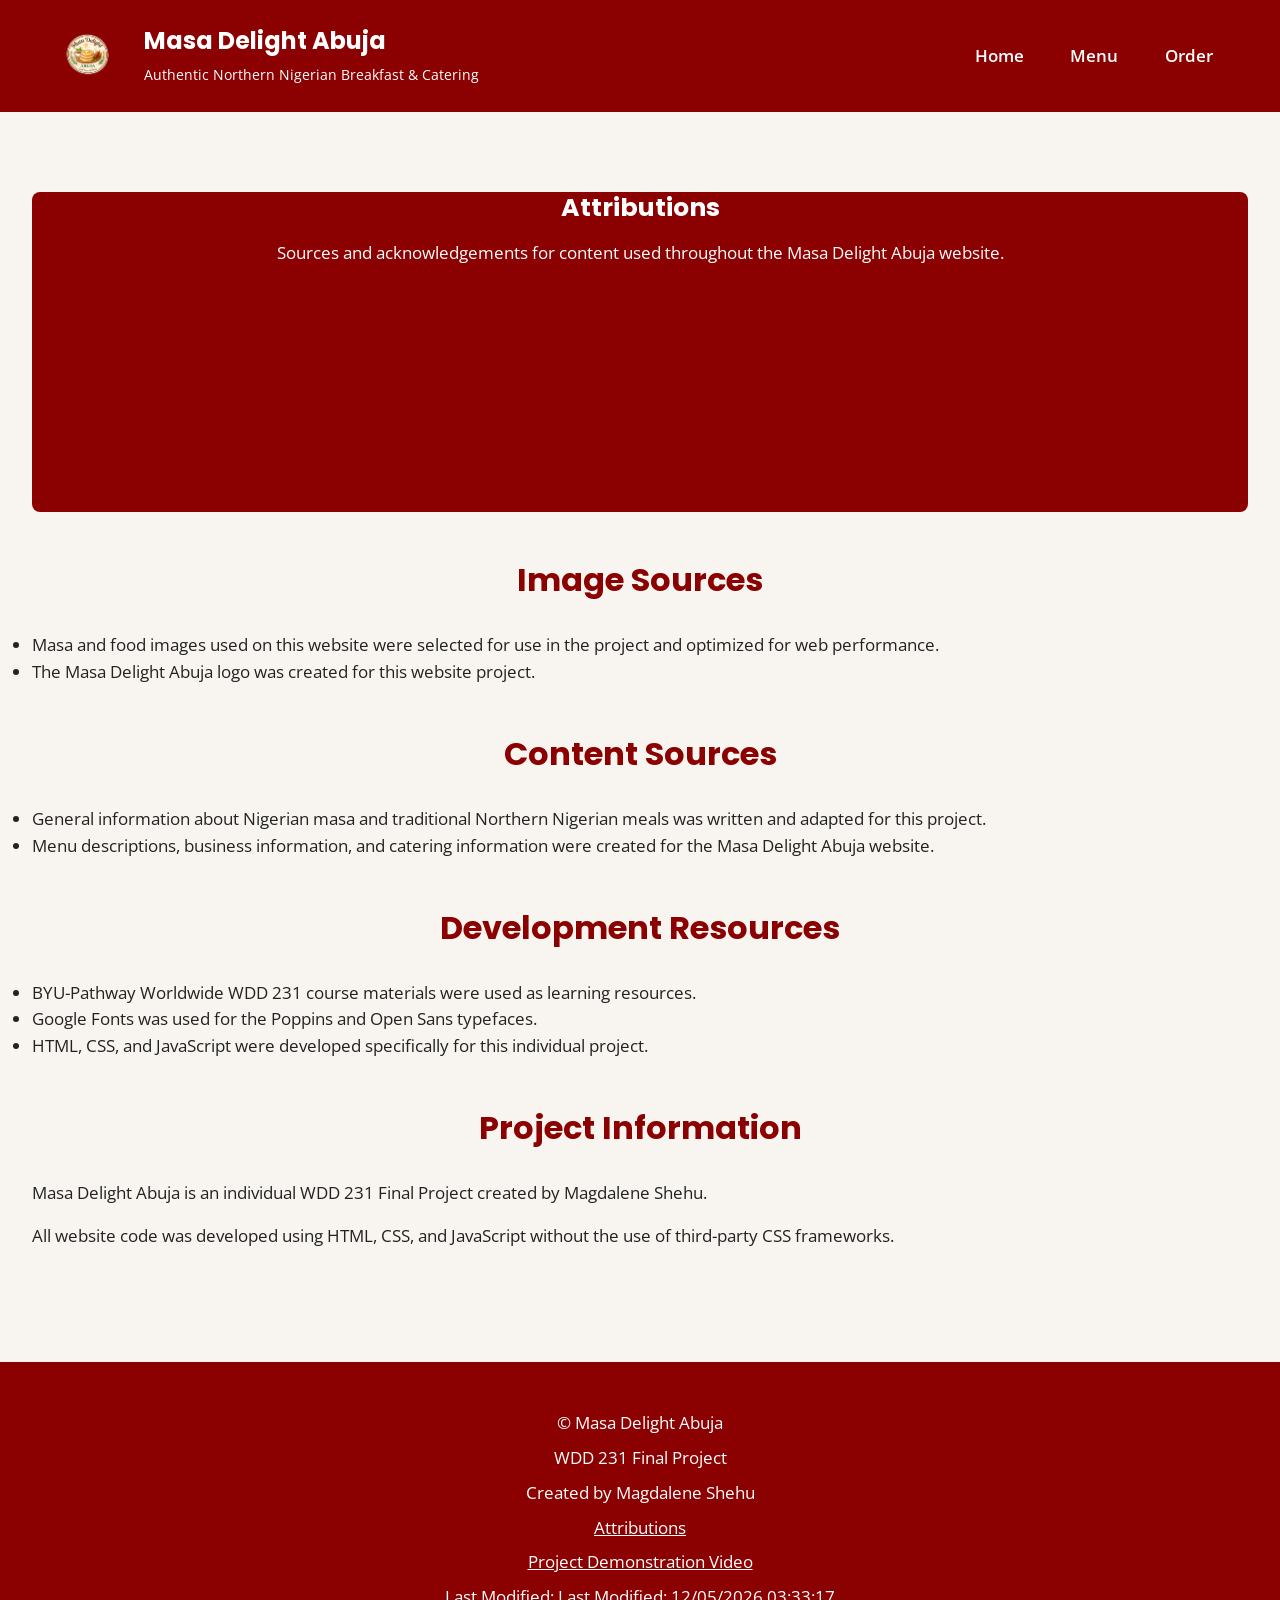
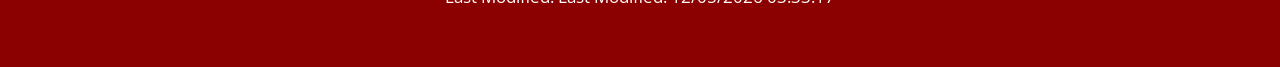
<file: final/attributions.html>
<!DOCTYPE html>
<html lang="en">

<head>
    <meta charset="UTF-8">

    <meta name="viewport" content="width=device-width, initial-scale=1.0">

    <title>Masa Delight Abuja | Attributions</title>

    <meta name="description"
        content="Sources and acknowledgements for images, information, and content used on the Masa Delight Abuja website.">

    <meta name="author" content="Magdalene Shehu">

    <!-- Open Graph -->
    <meta property="og:title" content="Masa Delight Abuja | Sources and Attributions">

    <meta property="og:description"
        content="Sources and acknowledgements for images, information, and content used on the Masa Delight Abuja website.">

    <meta property="og:image" content="https://mshehu22.github.io/wdd231/final/images/hero.jpg">

    <meta property="og:url" content="https://mshehu22.github.io/wdd231/final/attributions.html">

    <meta property="og:site_name" content="Masa Delight Abuja">

    <meta property="og:type" content="website">

    <link rel="icon" href="images/logo.png" type="image/png">

    <!-- Google Fonts -->
    <link rel="preconnect" href="https://fonts.googleapis.com">

    <link rel="preconnect" href="https://fonts.gstatic.com" crossorigin>

    <link
        href="https://fonts.googleapis.com/css2?family=Poppins:wght@500;700&family=Open+Sans:wght@400;600&display=swap"
        rel="stylesheet">

    <!-- Stylesheets -->
    <link rel="stylesheet" href="styles/base.css">

    <link rel="stylesheet" href="styles/larger.css">

    <!-- JavaScript -->
    <script src="scripts/navigation.js" defer>
    </script>

    <script src="scripts/date.js" defer>
    </script>
</head>

<body>

    <header>

        <div class="logo-box">

            <img src="images/logo.png" alt="Masa Delight Abuja Logo" width="80" height="80">

            <div>

                <p class="site-title">
                    Masa Delight Abuja
                </p>

                <p>
                    Authentic Northern Nigerian Breakfast &amp; Catering
                </p>

            </div>

        </div>

        <button id="menuButton" aria-label="Toggle Navigation" aria-controls="navigation" aria-expanded="false">

            ☰

        </button>

        <nav id="navigation">

            <a href="index.html">
                Home
            </a>

            <a href="menu.html">
                Menu
            </a>

            <a href="order.html">
                Order
            </a>

        </nav>

    </header>

    <main>

        <section class="page-banner">

            <h1>
                Attributions
            </h1>

            <p>
                Sources and acknowledgements for content used
                throughout the Masa Delight Abuja website.
            </p>

        </section>

        <section>

            <h2>
                Image Sources
            </h2>

            <ul>

                <li>
                    Masa and food images used on this website
                    were selected for use in the project and
                    optimized for web performance.
                </li>

                <li>
                    The Masa Delight Abuja logo was created
                    for this website project.
                </li>

            </ul>

        </section>

        <section>

            <h2>
                Content Sources
            </h2>

            <ul>

                <li>
                    General information about Nigerian masa
                    and traditional Northern Nigerian meals
                    was written and adapted for this project.
                </li>

                <li>
                    Menu descriptions, business information,
                    and catering information were created for
                    the Masa Delight Abuja website.
                </li>

            </ul>

        </section>

        <section>

            <h2>
                Development Resources
            </h2>

            <ul>

                <li>
                    BYU-Pathway Worldwide WDD 231 course
                    materials were used as learning resources.
                </li>

                <li>
                    Google Fonts was used for the Poppins and
                    Open Sans typefaces.
                </li>

                <li>
                    HTML, CSS, and JavaScript were developed
                    specifically for this individual project.
                </li>

            </ul>

        </section>

        <section>

            <h2>
                Project Information
            </h2>

            <p>
                Masa Delight Abuja is an individual WDD 231
                Final Project created by Magdalene Shehu.
            </p>

            <p>
                All website code was developed using HTML,
                CSS, and JavaScript without the use of
                third-party CSS frameworks.
            </p>

        </section>

    </main>

    <footer>

        <p>
            &copy;
            <span id="year"></span>
            Masa Delight Abuja
        </p>

        <p>
            WDD 231 Final Project
        </p>

        <p>
            Created by Magdalene Shehu
        </p>

        <p>
            <a href="attributions.html">
                Attributions
            </a>
        </p>

        <p>
            <a href="https://youtu.be/REPLACE_WITH_YOUR_VIDEO" target="_blank" rel="noopener">
                Project Demonstration Video
            </a>
        </p>

        <p>
            Last Modified:
            <span id="lastModified"></span>
        </p>

    </footer>

</body>

</html>
</file>
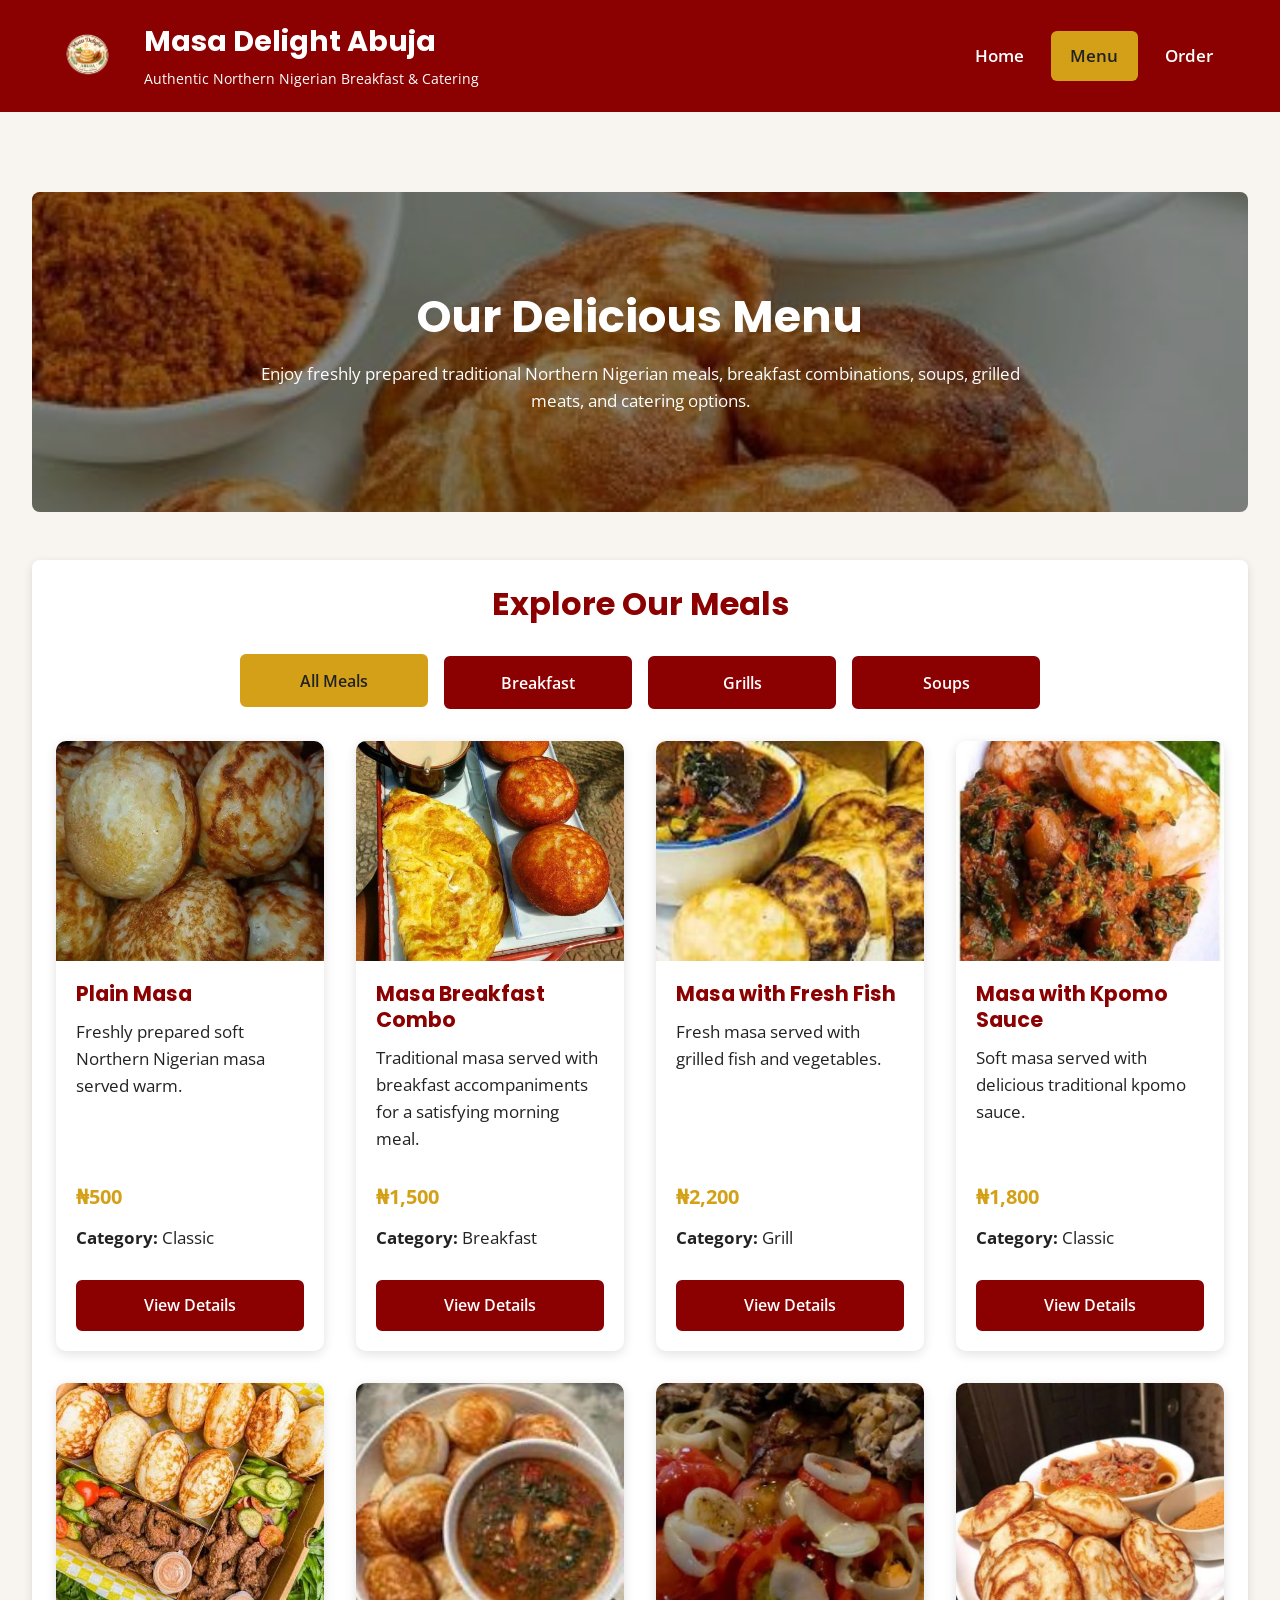
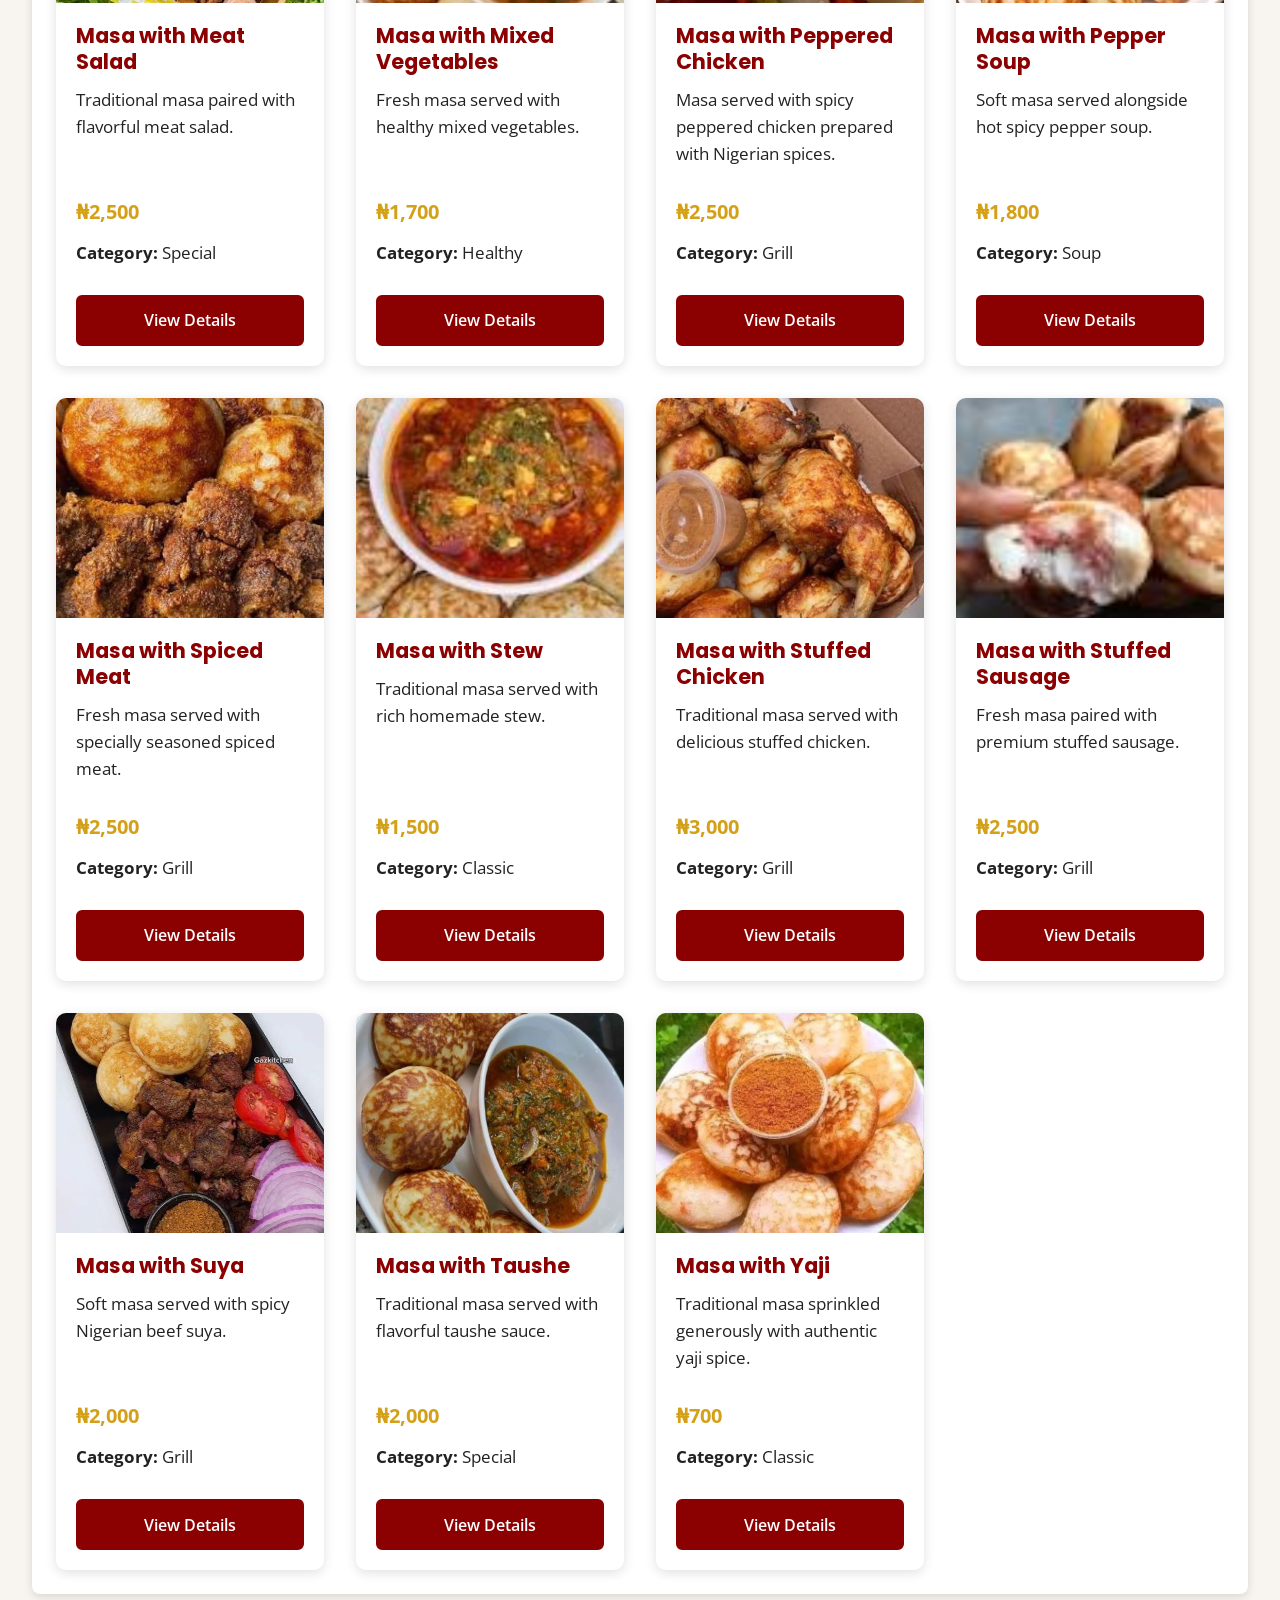
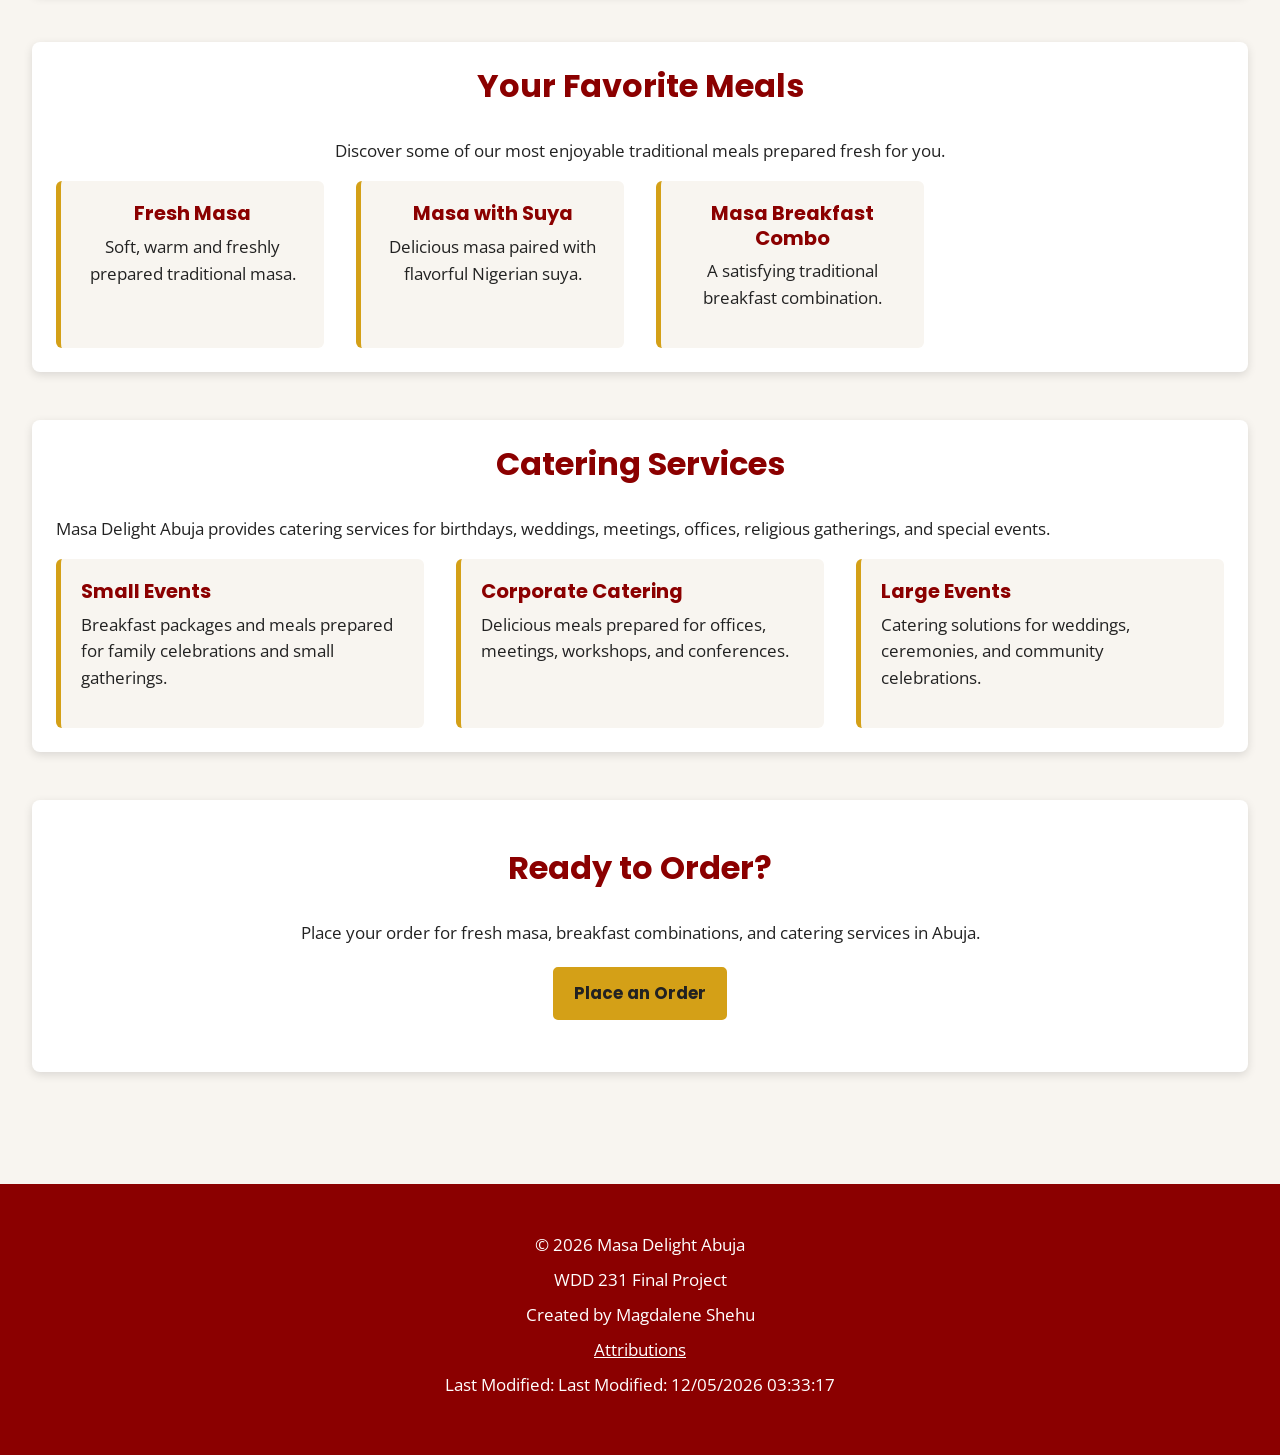
<file: final/menu.html>
<!DOCTYPE html>
<html lang="en">

<head>
    <meta charset="UTF-8">
    <meta name="viewport" content="width=device-width, initial-scale=1.0">

    <title>Masa Delight Abuja | Menu</title>

    <meta name="description"
        content="Explore the Masa Delight Abuja menu featuring traditional Nigerian masa, breakfast combinations, soups, grilled meats, suya, and catering meals.">

    <meta name="author" content="Magdalene Shehu">

    <!-- Open Graph -->
    <meta property="og:title" content="Masa Delight Abuja | Traditional Nigerian Menu">

    <meta property="og:description"
        content="Explore authentic Northern Nigerian masa, breakfast combinations, soups, grilled meals, suya, and catering options in Abuja.">

    <meta property="og:image" content="https://mshehu22.github.io/wdd231/final/images/hero.jpg">

    <meta property="og:url" content="https://mshehu22.github.io/wdd231/final/menu.html">

    <meta property="og:site_name" content="Masa Delight Abuja">
    <meta property="og:type" content="website">

    <!-- Favicon -->
    <link rel="icon" href="images/logo.png" type="image/png">

    <!-- Google Fonts -->
    <link rel="preconnect" href="https://fonts.googleapis.com">
    <link rel="preconnect" href="https://fonts.gstatic.com" crossorigin>

    <link
        href="https://fonts.googleapis.com/css2?family=Poppins:wght@500;700&family=Open+Sans:wght@400;600&display=swap"
        rel="stylesheet">

    <!-- CSS -->
    <link rel="stylesheet" href="styles/base.css">
    <link rel="stylesheet" href="styles/larger.css">

    <!-- JavaScript -->
    <script src="scripts/navigation.js" defer></script>
    <script src="scripts/date.js" defer></script>
    <script type="module" src="scripts/menu.js"></script>
</head>

<body>

    <header>

        <div class="logo-box">

            <img src="images/logo.png" alt="Masa Delight Abuja Logo" width="80" height="80">

            <div>

                <p class="site-name">
                    Masa Delight Abuja
                </p>

                <p class="site-tagline">
                    Authentic Northern Nigerian Breakfast &amp; Catering
                </p>

            </div>

        </div>

        <button id="menuButton" type="button" aria-label="Toggle Navigation" aria-controls="navigation"
            aria-expanded="false">

            ☰

        </button>

        <nav id="navigation">

            <a href="index.html">
                Home
            </a>

            <a href="menu.html" class="active">
                Menu
            </a>

            <a href="order.html">
                Order
            </a>

        </nav>

    </header>


    <main>

        <!-- Page Banner -->

        <section class="page-banner">

            <img src="images/hero.jpg" alt="Freshly prepared traditional Nigerian masa" width="1200" height="600"
                loading="eager">

            <div class="banner-text">

                <h1>
                    Our Delicious Menu
                </h1>

                <p>
                    Enjoy freshly prepared traditional Northern Nigerian
                    meals, breakfast combinations, soups, grilled meats,
                    and catering options.
                </p>

            </div>

        </section>


        <!-- Menu -->

        <section class="menu-section">

            <h2>
                Explore Our Meals
            </h2>

            <div class="menu-controls">

                <button id="showAll" type="button" aria-pressed="true">

                    All Meals

                </button>

                <button id="showBreakfast" type="button" aria-pressed="false">

                    Breakfast

                </button>

                <button id="showGrills" type="button" aria-pressed="false">

                    Grills

                </button>

                <button id="showSoups" type="button" aria-pressed="false">

                    Soups

                </button>

            </div>


            <div id="menuItems" class="menu-grid">

                <p>
                    Loading menu...
                </p>

            </div>

        </section>


        <!-- Favorites -->

        <section class="favorites-section">

            <h2>
                Your Favorite Meals
            </h2>

            <p>
                Discover some of our most enjoyable traditional meals
                prepared fresh for you.
            </p>

            <div id="favoriteItems" class="menu-grid">

                <article class="feature-card">

                    <h3>
                        Fresh Masa
                    </h3>

                    <p>
                        Soft, warm and freshly prepared traditional masa.
                    </p>

                </article>

                <article class="feature-card">

                    <h3>
                        Masa with Suya
                    </h3>

                    <p>
                        Delicious masa paired with flavorful Nigerian suya.
                    </p>

                </article>

                <article class="feature-card">

                    <h3>
                        Masa Breakfast Combo
                    </h3>

                    <p>
                        A satisfying traditional breakfast combination.
                    </p>

                </article>

            </div>

        </section>


        <!-- Catering -->

        <section class="catering">

            <h2>
                Catering Services
            </h2>

            <p>
                Masa Delight Abuja provides catering services for birthdays,
                weddings, meetings, offices, religious gatherings,
                and special events.
            </p>

            <div class="features">

                <article class="feature-card">

                    <h3>
                        Small Events
                    </h3>

                    <p>
                        Breakfast packages and meals prepared for family
                        celebrations and small gatherings.
                    </p>

                </article>

                <article class="feature-card">

                    <h3>
                        Corporate Catering
                    </h3>

                    <p>
                        Delicious meals prepared for offices, meetings,
                        workshops, and conferences.
                    </p>

                </article>

                <article class="feature-card">

                    <h3>
                        Large Events
                    </h3>

                    <p>
                        Catering solutions for weddings, ceremonies,
                        and community celebrations.
                    </p>

                </article>

            </div>

        </section>


        <!-- Call to Action -->

        <section class="call-to-action">

            <h2>
                Ready to Order?
            </h2>

            <p>
                Place your order for fresh masa, breakfast combinations,
                and catering services in Abuja.
            </p>

            <a href="order.html" class="button">
                Place an Order
            </a>

        </section>


        <!-- Meal Details Modal -->

        <dialog id="menuModal">

            <button id="closeModal" type="button" aria-label="Close meal details">

                ✖

            </button>

            <div id="modalContent">
                <!-- Meal details loaded by JavaScript -->
            </div>

        </dialog>

    </main>


    <!-- Footer -->

    <footer>

        <p>
            &copy;
            <span id="year"></span>
            Masa Delight Abuja
        </p>

        <p>
            WDD 231 Final Project
        </p>

        <p>
            Created by Magdalene Shehu
        </p>

        <p>
            <a href="attributions.html">
                Attributions
            </a>
        </p>

        <p>
            Last Modified:
            <span id="lastModified"></span>
        </p>

    </footer>


</body>

</html>
</file>
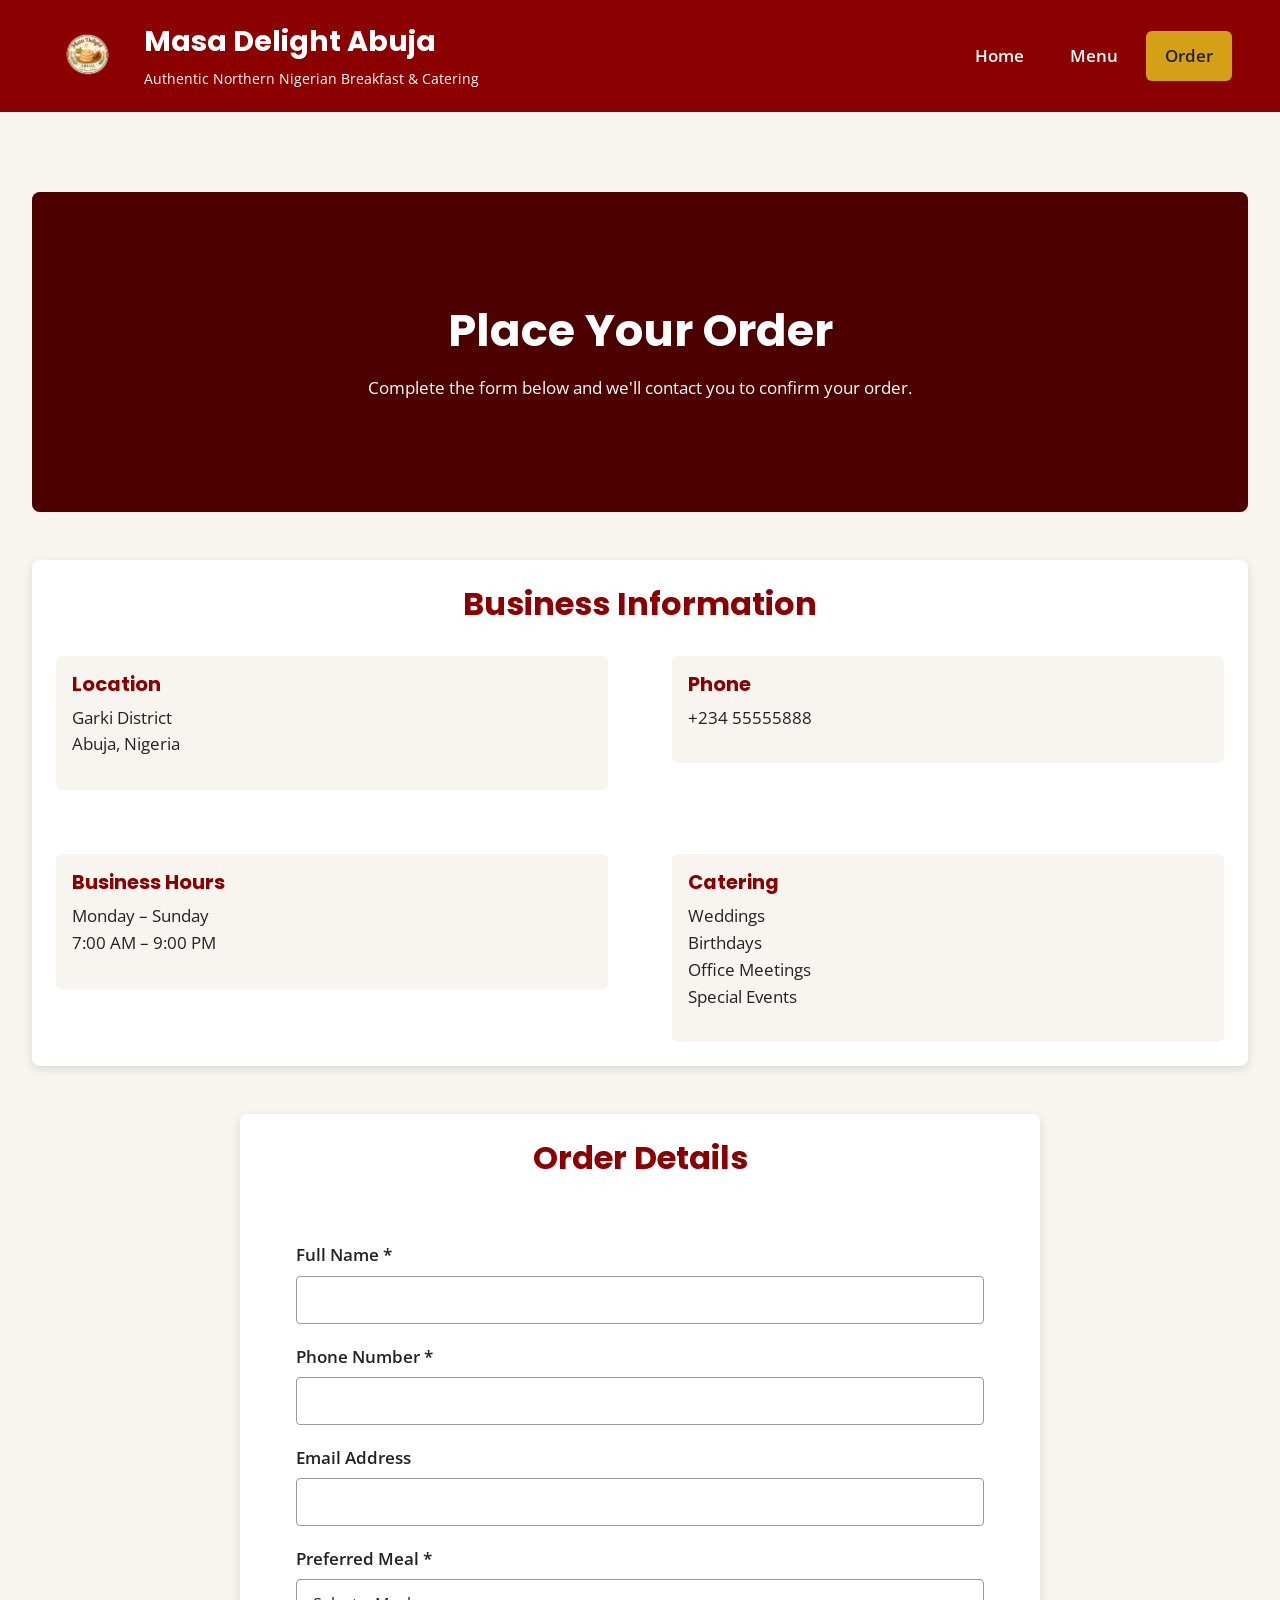
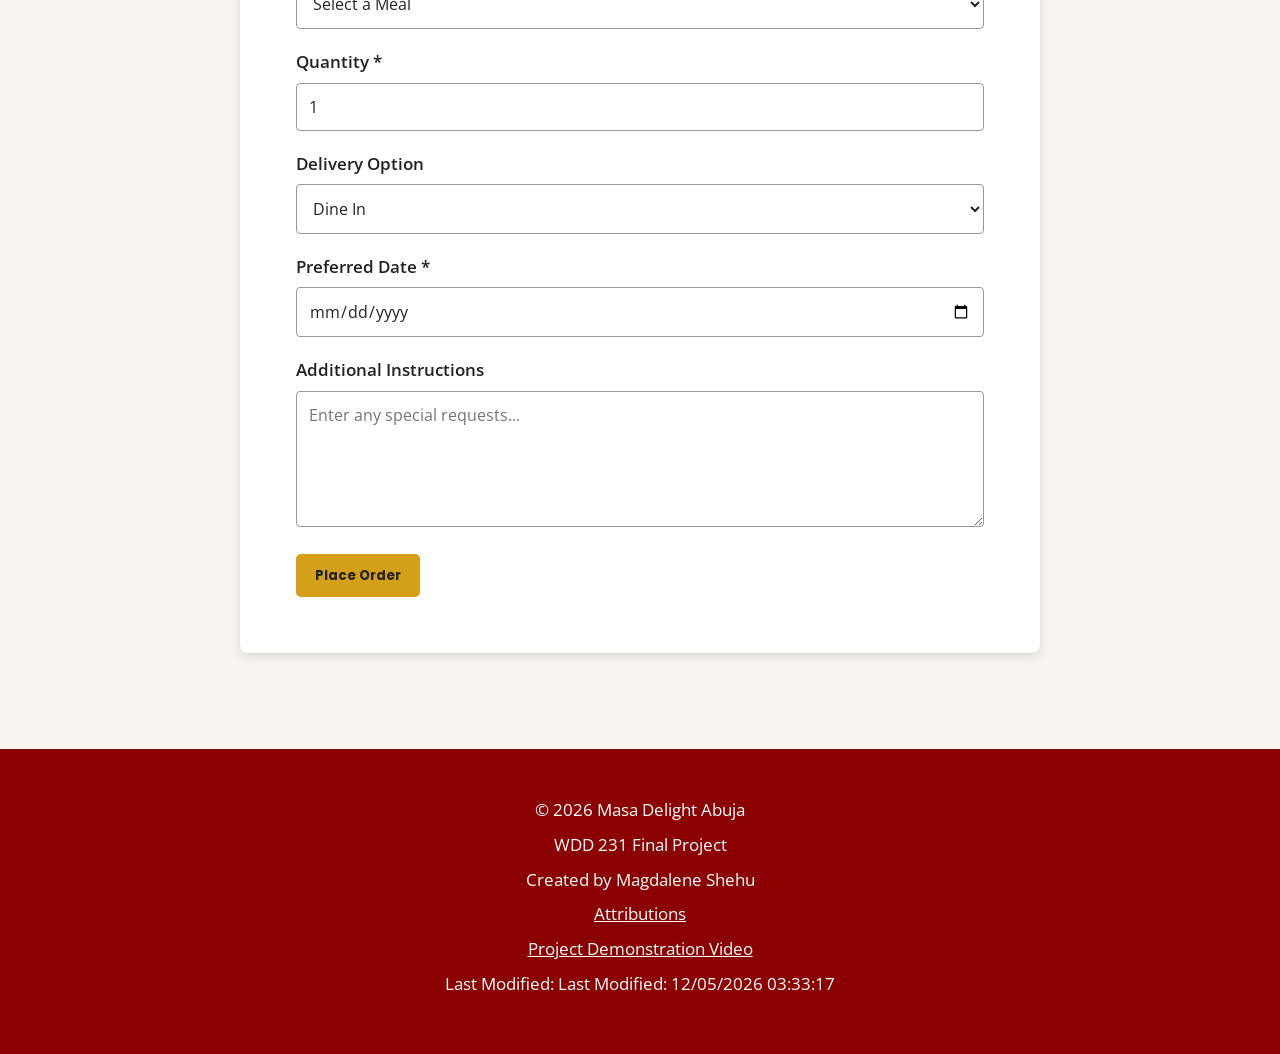
<file: final/order.html>
<!DOCTYPE html>
<html lang="en">

<head>
    <meta charset="UTF-8">
    <meta name="viewport" content="width=device-width, initial-scale=1.0">

    <title>Masa Delight Abuja | Order</title>

    <meta name="description"
        content="Order freshly prepared Northern Nigerian masa, breakfast combinations, soups, grilled meals, and catering services from Masa Delight Abuja.">

    <meta name="author" content="Magdalene Shehu">

    <!-- Open Graph -->
    <meta property="og:title" content="Masa Delight Abuja | Order Fresh Nigerian Meals">

    <meta property="og:description"
        content="Place an order for fresh Northern Nigerian masa, breakfast combinations, soups, grilled meals, and catering services in Abuja.">

    <meta property="og:image" content="https://mshehu22.github.io/wdd231/final/images/hero.jpg">

    <meta property="og:url" content="https://mshehu22.github.io/wdd231/final/order.html">

    <meta property="og:site_name" content="Masa Delight Abuja">
    <meta property="og:type" content="website">

    <!-- Favicon -->
    <link rel="icon" href="images/logo.png" type="image/png">

    <!-- Google Fonts -->
    <link rel="preconnect" href="https://fonts.googleapis.com">
    <link rel="preconnect" href="https://fonts.gstatic.com" crossorigin>

    <link
        href="https://fonts.googleapis.com/css2?family=Poppins:wght@500;700&family=Open+Sans:wght@400;600&display=swap"
        rel="stylesheet">

    <!-- CSS -->
    <link rel="stylesheet" href="styles/base.css">
    <link rel="stylesheet" href="styles/larger.css">

    <!-- JavaScript -->
    <script src="scripts/navigation.js" defer></script>
    <script src="scripts/date.js" defer></script>
    <script type="module" src="scripts/order.js"></script>
</head>

<body>

    <header>

        <div class="logo-box">

            <img src="images/logo.png" alt="Masa Delight Abuja Logo" width="80" height="80">

            <div>

                <p class="site-name">
                    Masa Delight Abuja
                </p>

                <p class="site-tagline">
                    Authentic Northern Nigerian Breakfast &amp; Catering
                </p>

            </div>

        </div>


        <button id="menuButton" type="button" aria-label="Toggle Navigation" aria-controls="navigation"
            aria-expanded="false">

            ☰

        </button>


        <nav id="navigation">

            <a href="index.html">
                Home
            </a>

            <a href="menu.html">
                Menu
            </a>

            <a href="order.html" class="active">
                Order
            </a>

        </nav>

    </header>


    <main>

        <section class="page-banner">

            <div class="banner-text">

                <h1>
                    Place Your Order
                </h1>

                <p>
                    Complete the form below and we'll contact you to confirm
                    your order.
                </p>

            </div>

        </section>


        <section class="contact-information">

            <h2>
                Business Information
            </h2>

            <div class="contact-grid">

                <article>

                    <h3>
                        Location
                    </h3>

                    <p>
                        Garki District<br>
                        Abuja, Nigeria
                    </p>

                </article>


                <article>

                    <h3>
                        Phone
                    </h3>

                    <p>
                        +234 55555888
                    </p>

                </article>


                <article>

                    <h3>
                        Business Hours
                    </h3>

                    <p>
                        Monday – Sunday<br>
                        7:00 AM – 9:00 PM
                    </p>

                </article>


                <article>

                    <h3>
                        Catering
                    </h3>

                    <p>
                        Weddings<br>
                        Birthdays<br>
                        Office Meetings<br>
                        Special Events
                    </p>

                </article>

            </div>

        </section>


        <section class="order-form">

            <h2>
                Order Details
            </h2>

            <form method="get" action="thankyou.html">

                <div class="form-group">

                    <label for="fullname">
                        Full Name *
                    </label>

                    <input type="text" id="fullname" name="fullname" autocomplete="name" required>

                </div>


                <div class="form-group">

                    <label for="phone">
                        Phone Number *
                    </label>

                    <input type="tel" id="phone" name="phone" autocomplete="tel" required>

                </div>


                <div class="form-group">

                    <label for="email">
                        Email Address
                    </label>

                    <input type="email" id="email" name="email" autocomplete="email">

                </div>


                <div class="form-group">

                    <label for="meal">
                        Preferred Meal *
                    </label>

                    <select id="meal" name="meal" required>

                        <option value="">
                            Select a Meal
                        </option>

                        <option value="Plain Masa">
                            Plain Masa
                        </option>

                        <option value="Egg Masa">
                            Egg Masa
                        </option>

                        <option value="Milk Masa">
                            Milk Masa
                        </option>

                        <option value="Honey Masa">
                            Honey Masa
                        </option>

                        <option value="Butter Masa">
                            Butter Masa
                        </option>

                        <option value="Cheese Masa">
                            Cheese Masa
                        </option>

                        <option value="Mini Masa Platter">
                            Mini Masa Platter
                        </option>

                        <option value="Masa with Pepper Soup">
                            Masa with Pepper Soup
                        </option>

                        <option value="Masa with Fresh Fish">
                            Masa with Fresh Fish
                        </option>

                        <option value="Masa with Peppered Chicken">
                            Masa with Peppered Chicken
                        </option>

                        <option value="Masa with Stuffed Chicken">
                            Masa with Stuffed Chicken
                        </option>

                        <option value="Masa with Stuffed Sausage">
                            Masa with Stuffed Sausage
                        </option>

                        <option value="Masa with Suya">
                            Masa with Suya
                        </option>

                        <option value="Masa with Yaji">
                            Masa with Yaji
                        </option>

                        <option value="Masa with Mixed Vegetables">
                            Masa with Mixed Vegetables
                        </option>

                    </select>

                </div>


                <div class="form-group">

                    <label for="quantity">
                        Quantity *
                    </label>

                    <input type="number" id="quantity" name="quantity" min="1" value="1" required>

                </div>


                <div class="form-group">

                    <label for="delivery">
                        Delivery Option
                    </label>

                    <select id="delivery" name="delivery">

                        <option value="Dine In">
                            Dine In
                        </option>

                        <option value="Take Away">
                            Take Away
                        </option>

                        <option value="Home Delivery">
                            Home Delivery
                        </option>

                        <option value="Office Delivery">
                            Office Delivery
                        </option>

                    </select>

                </div>


                <div class="form-group">

                    <label for="date">
                        Preferred Date *
                    </label>

                    <input type="date" id="date" name="date" required>

                </div>


                <div class="form-group">

                    <label for="message">
                        Additional Instructions
                    </label>

                    <textarea id="message" name="message" rows="5" maxlength="300"
                        placeholder="Enter any special requests..."></textarea>

                </div>


                <button type="submit" class="button">
                    Place Order
                </button>

            </form>

        </section>

    </main>


    <footer>

        <p>
            &copy;
            <span id="year"></span>
            Masa Delight Abuja
        </p>


        <p>
            WDD 231 Final Project
        </p>


        <p>
            Created by Magdalene Shehu
        </p>


        <p>
            <a href="attributions.html">
                Attributions
            </a>
        </p>


        <p>
            <a href="https://youtu.be/cyv0hWCa_0I" target="_blank" rel="noopener noreferrer">
                Project Demonstration Video
            </a>
        </p>


        <p>
            Last Modified:
            <span id="lastModified"></span>
        </p>

    </footer>


</body>

</html>
</file>
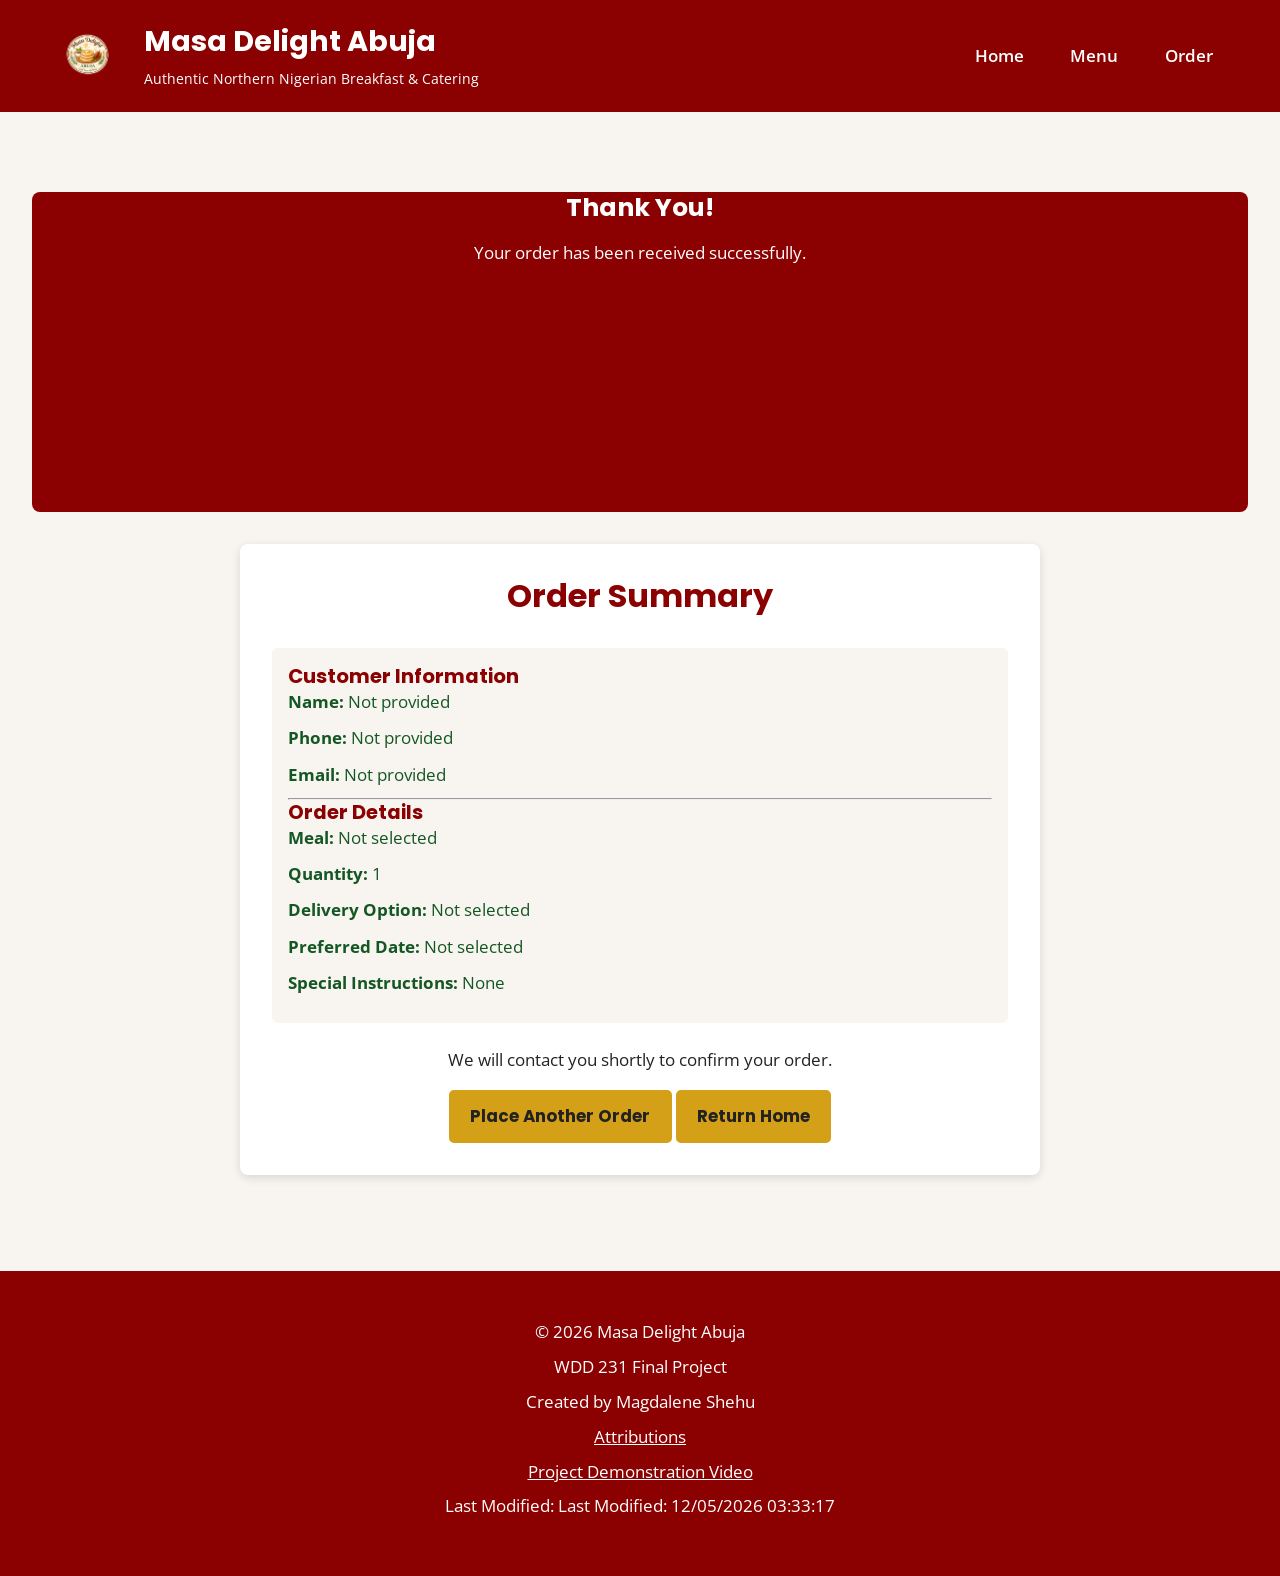
<file: final/thankyou.html>
<!DOCTYPE html>
<html lang="en">
<head>
    <meta charset="UTF-8">

    <meta name="viewport" content="width=device-width, initial-scale=1.0">

    <title>Masa Delight Abuja | Order Confirmation</title>

    <meta name="description"
        content="Thank you for ordering from Masa Delight Abuja. Review your submitted order details and await confirmation.">

    <meta name="author" content="Magdalene Shehu">

    <!-- Open Graph -->
    <meta property="og:title"
        content="Masa Delight Abuja | Order Confirmation">

    <meta property="og:description"
        content="Your Masa Delight Abuja order has been received. Review your order details and await confirmation from our team.">

    <meta property="og:image"
        content="https://mshehu22.github.io/wdd231/final/images/hero.jpg">

    <meta property="og:url"
        content="https://mshehu22.github.io/wdd231/final/thankyou.html">

    <meta property="og:site_name"
        content="Masa Delight Abuja">

    <meta property="og:type"
        content="website">

    <link rel="icon"
        href="images/logo.png"
        type="image/png">

    <link rel="preconnect"
        href="https://fonts.googleapis.com">

    <link rel="preconnect"
        href="https://fonts.gstatic.com"
        crossorigin>

    <link
        href="https://fonts.googleapis.com/css2?family=Poppins:wght@500;700&family=Open+Sans:wght@400;600&display=swap"
        rel="stylesheet">

    <link rel="stylesheet"
        href="styles/base.css">

    <link rel="stylesheet"
        href="styles/larger.css">

    <script src="scripts/navigation.js" defer></script>

    <script src="scripts/date.js" defer></script>

    <script type="module" src="scripts/thankyou.js"></script>
</head>

<body>

<header>

    <div class="logo-box">

        <img
            src="images/logo.png"
            alt="Masa Delight Abuja Logo"
            width="80"
            height="80">

        <div>

            <p class="site-name">
                Masa Delight Abuja
            </p>

            <p class="site-tagline">
                Authentic Northern Nigerian Breakfast &amp; Catering
            </p>

        </div>

    </div>

    <button
        id="menuButton"
        type="button"
        aria-label="Toggle Navigation"
        aria-controls="navigation"
        aria-expanded="false">

        ☰

    </button>

    <nav id="navigation">

        <a href="index.html">
            Home
        </a>

        <a href="menu.html">
            Menu
        </a>

        <a href="order.html">
            Order
        </a>

    </nav>

</header>

<main>

    <section class="page-banner">

        <h1>
            Thank You!
        </h1>

        <p>
            Your order has been received successfully.
        </p>

    </section>

    <section class="confirmation">

        <h2>
            Order Summary
        </h2>

        <div
            id="orderSummary"
            class="success-message"
            aria-live="polite">

            <!-- JavaScript inserts submitted order data here -->

        </div>

        <p>
            We will contact you shortly to confirm your order.
        </p>

        <a href="order.html" class="button">
            Place Another Order
        </a>

        <a href="index.html" class="button">
            Return Home
        </a>

    </section>

</main>

<footer>

    <p>
        &copy;
        <span id="year"></span>
        Masa Delight Abuja
    </p>

    <p>
        WDD 231 Final Project
    </p>

    <p>
        Created by Magdalene Shehu
    </p>

    <p>
        <a href="attributions.html">
            Attributions
        </a>
    </p>

    <p>
        <a
            href="https://youtu.be/REPLACE_WITH_YOUR_VIDEO"
            target="_blank"
            rel="noopener">
            Project Demonstration Video
        </a>
    </p>

    <p>
        Last Modified:
        <span id="lastModified"></span>
    </p>

</footer>

</body>
</html>
</file>
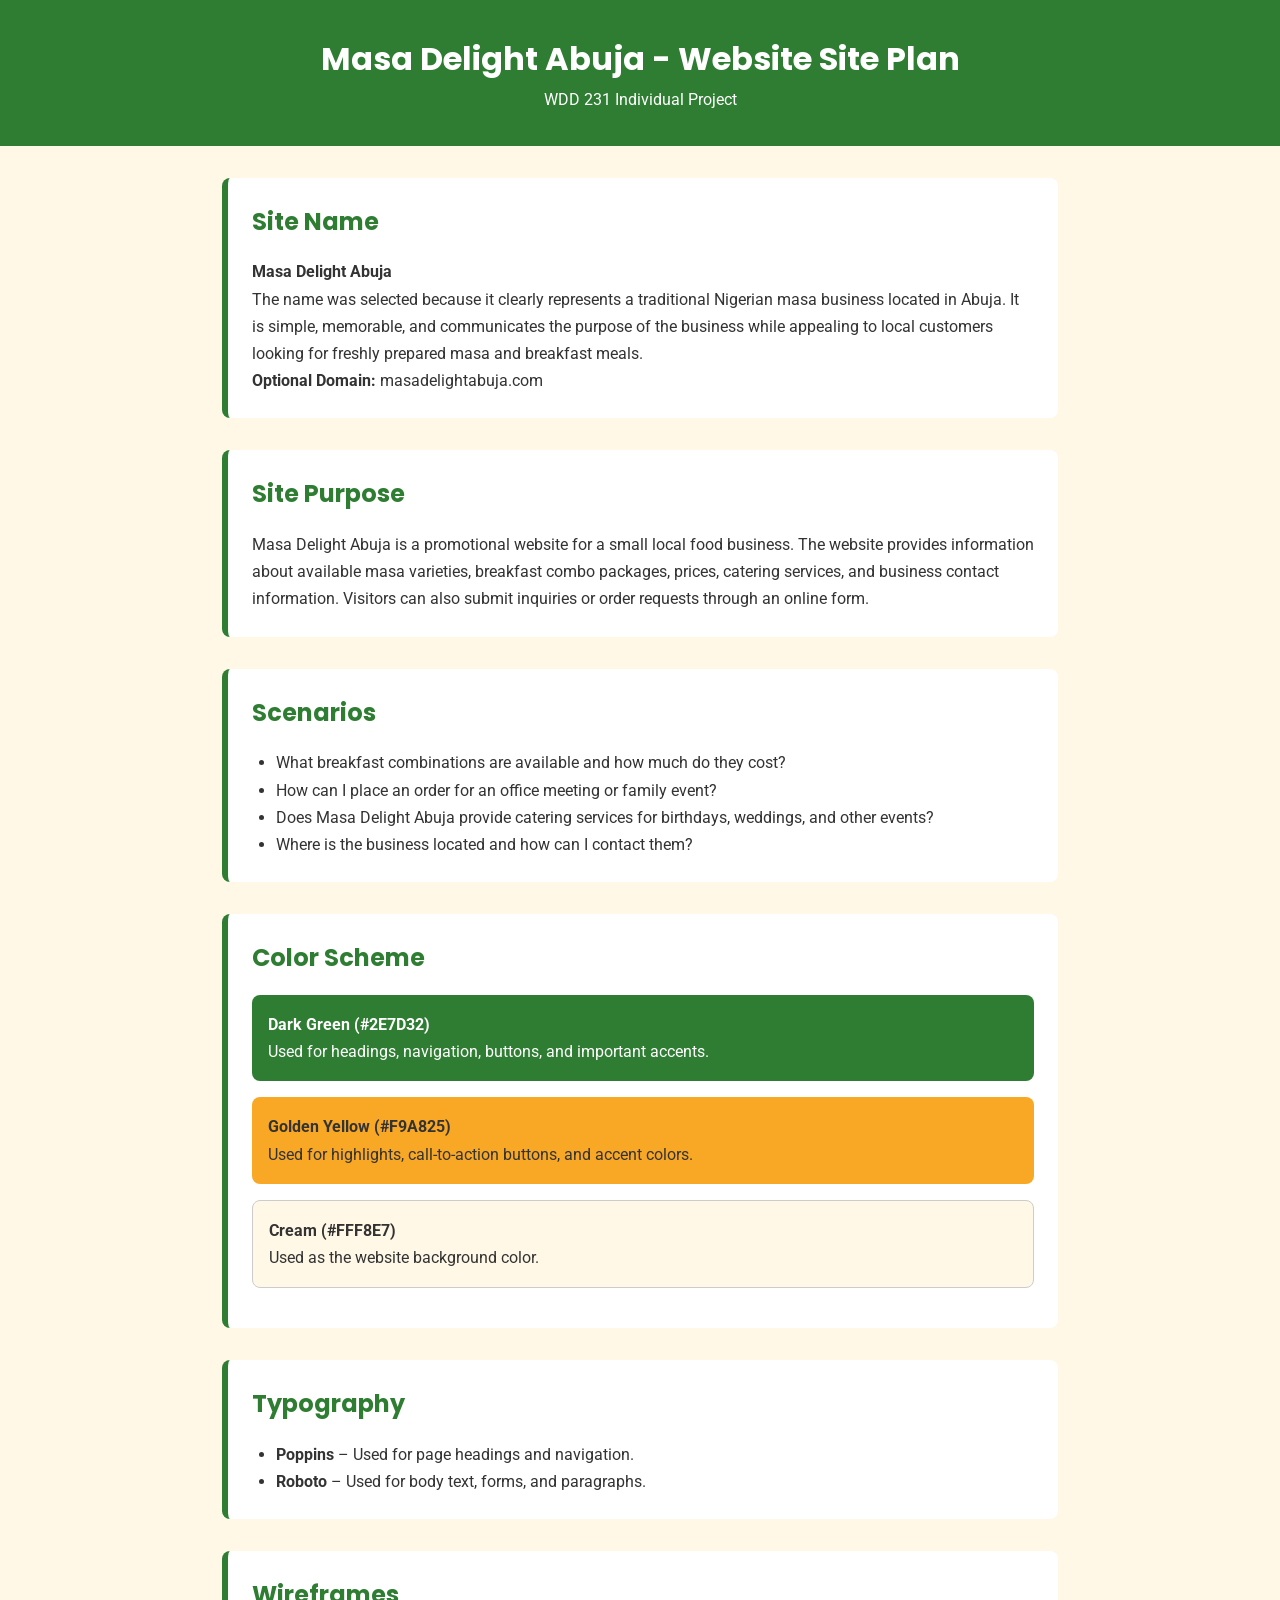
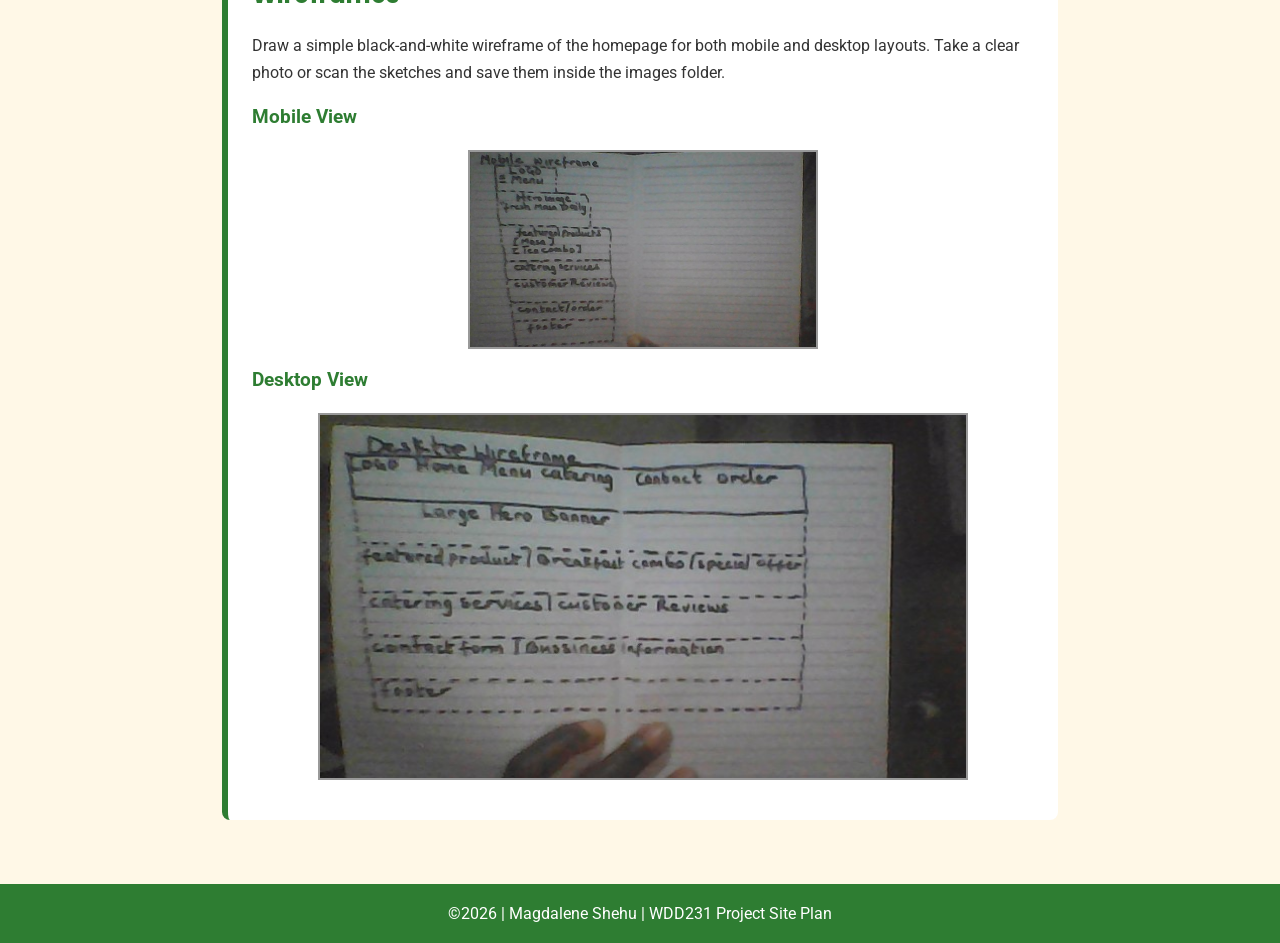
<file: project/siteplan.html>
<!DOCTYPE html>
<html lang="en">

<head>
    <meta charset="UTF-8">
    <meta name="viewport" content="width=device-width, initial-scale=1.0">

    <title>Masa Delight Abuja Site Plan | WDD231</title>

    <meta name="description" content="Site plan for the Masa Delight Abuja website project.">
    <meta name="author" content="Magdalene Shehu">

    <link rel="preconnect" href="https://fonts.googleapis.com">
    <link rel="preconnect" href="https://fonts.gstatic.com" crossorigin>

    <link
        href="https://fonts.googleapis.com/css2?family=Poppins:wght@400;600;700&family=Roboto:wght@400;500&display=swap"
        rel="stylesheet">

    <link rel="stylesheet" href="styles/siteplan.css">
</head>

<body>

    <header>
        <h1>Masa Delight Abuja - Website Site Plan</h1>
        <p>WDD 231 Individual Project</p>
    </header>

    <main>

        <section>
            <h2>Site Name</h2>

            <p><strong>Masa Delight Abuja</strong></p>

            <p>
                The name was selected because it clearly represents a traditional Nigerian
                masa business located in Abuja. It is simple, memorable, and communicates
                the purpose of the business while appealing to local customers looking for
                freshly prepared masa and breakfast meals.
            </p>

            <p><strong>Optional Domain:</strong> masadelightabuja.com</p>
        </section>


        <section>
            <h2>Site Purpose</h2>

            <p>
                Masa Delight Abuja is a promotional website for a small local food business.
                The website provides information about available masa varieties, breakfast
                combo packages, prices, catering services, and business contact information.
                Visitors can also submit inquiries or order requests through an online form.
            </p>
        </section>


        <section>
            <h2>Scenarios</h2>

            <ul>
                <li>What breakfast combinations are available and how much do they cost?</li>

                <li>How can I place an order for an office meeting or family event?</li>

                <li>Does Masa Delight Abuja provide catering services for birthdays, weddings, and other events?</li>

                <li>Where is the business located and how can I contact them?</li>
            </ul>
        </section>


        <section>
            <h2>Color Scheme</h2>

            <div class="color-box green">
                <strong>Dark Green (#2E7D32)</strong>
                <p>Used for headings, navigation, buttons, and important accents.</p>
            </div>

            <div class="color-box gold">
                <strong>Golden Yellow (#F9A825)</strong>
                <p>Used for highlights, call-to-action buttons, and accent colors.</p>
            </div>

            <div class="color-box cream">
                <strong>Cream (#FFF8E7)</strong>
                <p>Used as the website background color.</p>
            </div>

        </section>


        <section>

            <h2>Typography</h2>

            <ul>

                <li><strong>Poppins</strong> – Used for page headings and navigation.</li>

                <li><strong>Roboto</strong> – Used for body text, forms, and paragraphs.</li>

            </ul>

        </section>


        <section>

            <h2>Wireframes</h2>

            <p>
                Draw a simple black-and-white wireframe of the homepage for both mobile and desktop layouts.
                Take a clear photo or scan the sketches and save them inside the images folder.
            </p>

            <h3>Mobile View</h3>

            <img src="images/mobile-wireframe.jpg" alt="Mobile homepage wireframe" width="350">

            <h3>Desktop View</h3>

            <img src="images/desktop-wireframe.jpg" alt="Desktop homepage wireframe" width="650">

        </section>

    </main>

    <footer>

        <p>
            ©2026 | Magdalene Shehu | WDD231 Project Site Plan
        </p>

    </footer>

</body>

</html>
</file>
<file: styles/small.css>
/* ------------------------
   WDD 231 - Home Page
   small.css
------------------------- */
* {
    margin: 0;
    padding: 0;
    box-sizing: border-box;
}

body {
    font-family: "Roboto", sans-serif;
    background: #f4f4f4;
    color: #333;
    overflow-x: hidden;
}

header {
    background: #003366;
    color: white;
    padding: 1rem;
}

.logo {
    text-align: center;
    margin-bottom: 1rem;
}

#menu {
    display: block;
    margin: auto;
    background: white;
    border: none;
    padding: .5rem 1rem;
    font-size: 1.5rem;
    cursor: pointer;
}

.navigation {
    display: none;
    flex-direction: column;
}

.navigation.open {
    display: flex;
}

.navigation a {
    color: white;
    text-decoration: none;
    text-align: center;
    padding: 1rem;
}

.navigation a:hover {
    background: #00509d;
}

.active {
    background: gold;
    color: black !important;
}

main {
    padding: 1rem;
}

h1 {
    text-align: center;
    margin-bottom: 2rem;
}

.buttons {
    text-align: center;
    margin-bottom: 2rem;
}

.buttons button {
    padding: .75rem 1rem;
    margin: .5rem;
    cursor: pointer;
}

#members.grid {
    display: grid;
    gap: 1rem;
}

.card {
    background: white;
    border: 1px solid #ccc;
    padding: 1rem;
    text-align: center;
}

.card img {
    width: 120px;
    height: auto;
    margin-bottom: 1rem;
}

.card h2 {
    margin-bottom: 1rem;
}

.card p {
    margin-bottom: .5rem;
}

#members.list {
    display: flex;
    flex-direction: column;
    gap: 1rem;
}

#members.list img {
    display: none;
}

footer {
    background: #003366;
    color: white;
    text-align: center;
    padding: 1.5rem;
    margin-top: 2rem;
}

footer p {
    margin: .5rem;
}
</file>
<file: styles/larger.css>
@media only screen and (min-width: 768px) {

    #menu {
        display: none;
    }

    .navigation {
        display: flex;
        flex-direction: row;
        justify-content: center;
        gap: 1rem;
    }

    #members.grid {
        grid-template-columns:
            repeat(auto-fit,
            minmax(250px,1fr));
    }

    #members.list .card {
        display: grid;
        grid-template-columns:
            repeat(4,1fr);
        align-items: center;
        text-align: left;
    }

    footer {
        display: grid;
        grid-template-columns:
            repeat(3,1fr);
            gap: 1rem;
    }
}
</file>
<file: chamber/styles/directory.css>
/* ==========================
   GLOBAL STYLES
========================== */

* {
    margin: 0;
    padding: 0;
    box-sizing: border-box;
}

body {
    font-family: Roboto, sans-serif;
    background-color: #f5f5f5;
    color: #222;
    line-height: 1.6;
}

/* ==========================
   SKIP LINK
========================== */

.skip-link {
    position: absolute;
    left: -9999px;
    top: 0;
    background: #ffffff;
    color: #000;
    padding: .75rem 1rem;
    z-index: 1000;
    text-decoration: none;
}

.skip-link:focus {
    left: 1rem;
    top: 1rem;
}

/* ==========================
   HEADER
========================== */

header {
    background: #003366;
    color: white;
    padding: 1rem;

    display: flex;
    justify-content: space-between;
    align-items: center;
    flex-wrap: wrap;
}

.brand {
    display: flex;
    align-items: center;
    gap: 1rem;
}

.brand img {
    display: block;
    border-radius: 6px;
}

.brand-text h2 {
    font-size: 1.3rem;
}

.brand-text p {
    font-size: .9rem;
}

/* ==========================
   NAVIGATION
========================== */

nav {
    background: #00509d;
}

.navigation {
    display: flex;
    list-style: none;
    gap: .25rem;
}

.navigation a {
    display: block;
    color: white;
    text-decoration: none;
    padding: .9rem 1rem;
    border-radius: 4px;
    transition: background-color .3s ease;
}

.navigation a:hover,
.navigation a:focus {
    background: #003366;
}

.navigation a.active {
    background: gold;
    color: black;
    font-weight: bold;
}

/* ==========================
   MENU BUTTON
========================== */

#menu {
    display: none;
    background: none;
    border: none;
    color: white;
    font-size: 2rem;
    cursor: pointer;
}

/* ==========================
   MAIN
========================== */

main {
    max-width: 1200px;
    margin: 0 auto;
    padding: 1rem;
}

/* ==========================
   BUTTONS
========================== */

.buttons {
    text-align: center;
    margin-bottom: 2rem;
}

.buttons button {
    padding: .8rem 1rem;
    margin: .5rem;
    cursor: pointer;
    border: none;
    background: #00509d;
    color: white;
    border-radius: 5px;
    transition: background-color .3s ease;
}

.buttons button:hover {
    background: #003366;
}

.buttons button:focus {
    outline: 3px solid gold;
    outline-offset: 2px;
}

/* ==========================
   GRID VIEW
========================== */

#members.grid {
    display: grid;
    grid-template-columns:
        repeat(auto-fit, minmax(260px, 1fr));
    gap: 1rem;
}

/* ==========================
   LIST VIEW
========================== */

#members.list {
    display: flex;
    flex-direction: column;
    gap: 1rem;
}

/* ==========================
   CARDS
========================== */

.card {
    background: white;
    border: 1px solid #ccc;
    border-radius: 8px;
    padding: 1rem;
    text-align: center;
    box-shadow: 0 2px 5px rgba(0,0,0,.1);
}

.card img {
    width: 150px;
    height: 100px;
    object-fit: contain;
    margin-bottom: 1rem;
}

.card h2,
.card h3 {
    margin-bottom: .5rem;
}

.card p {
    margin-bottom: .5rem;
}

#members.list .card {
    text-align: left;
}

#members.list .card img {
    display: none;
}

/* ==========================
   FOOTER
========================== */

footer {
    margin-top: 2rem;
    background: #003366;
    color: white;
    text-align: center;
    padding: 1.5rem;
}

/* ==========================
   MOBILE
========================== */

@media screen and (max-width: 700px) {

    header {
        flex-direction: column;
        align-items: stretch;
    }

    .brand {
        justify-content: space-between;
        align-items: center;
    }

    #menu {
        display: block;
        align-self: flex-end;
        margin-top: .5rem;
    }

    .navigation {
        display: none;
        flex-direction: column;
        width: 100%;
        margin-top: 1rem;
    }

    .navigation.open {
        display: flex;
    }

    .navigation a {
        border-top: 1px solid rgba(255,255,255,.15);
    }
}

/* ==========================
   DESKTOP
========================== */

@media screen and (min-width: 701px) {

    .navigation {
        display: flex;
        flex-direction: row;
    }

    #menu {
        display: none;
    }
}
</file>
<file: chamber/styles/home.css>
/* ==========================
   HERO SECTION
========================== */

.hero {
    position: relative;
    overflow: hidden;
    border-radius: 10px;
}

.hero img {
    display: block;
    width: 100%;
    height: auto;
    min-height: 300px;
    object-fit: cover;
}

.hero-text {
    position: absolute;
    top: 50%;
    left: 5%;
    right: 5%;
    transform: translateY(-50%);
    background: rgba(0, 0, 0, 0.65);
    color: #fff;
    padding: 1rem;
    border-radius: 10px;
    text-align: center;
    max-width: 90%;
}

.hero-text h2 {
    margin-bottom: .75rem;
    font-size: 1.8rem;
}

.hero-text p {
    margin-bottom: 1rem;
    line-height: 1.5;
}

/* ==========================
   CALL TO ACTION
========================== */

.cta {
    display: inline-block;
    padding: .8rem 1.5rem;
    background: #0056b3;
    color: #fff;
    text-decoration: none;
    border-radius: 5px;
    font-weight: 700;
    transition: background-color .3s ease,
        transform .2s ease;
}

.cta:hover,
.cta:focus {
    background: #003d80;
    transform: translateY(-2px);
}

/* ==========================
   HOME GRID
========================== */

.home-grid {
    display: grid;
    gap: 1.5rem;
    margin: 2rem 0;
}

/* ==========================
   HOME CARD SPACING ONLY
========================== */

.home-grid .card h2,
.spotlights h2 {
    margin-bottom: 1rem;
}

.home-grid .card h3 {
    margin-bottom: .75rem;
}

.home-grid .card p {
    line-height: 1.6;
}

/* ==========================
   WEATHER
========================== */

#current-weather,
#forecast {
    margin-top: .75rem;
    line-height: 1.6;
}

#current-weather img {
    display: block;
    margin: 0 auto;
}

/* ==========================
   SPOTLIGHTS
========================== */

.spotlights {
    margin-top: 2rem;
}

#spotlight-container {
    display: grid;
    gap: 1.5rem;
}

.spotlight-card {
    background: #fff;
    border: 1px solid #ccc;
    border-radius: 10px;
    padding: 1.25rem;
    box-shadow: 0 2px 6px rgba(0,0,0,.15);
    text-align: center;
    height: 100%;
}

.spotlight-card img {
    width: 120px;
    height: 120px;
    object-fit: contain;
    margin: 0 auto 1rem;
    display: block;
}

.spotlight-card h3 {
    margin-bottom: .5rem;
}

.spotlight-card p {
    margin-bottom: .5rem;
    line-height: 1.5;
}

.spotlight-card a {
    color: #0056b3;
    text-decoration: none;
    font-weight: bold;
}

.spotlight-card a:hover,
.spotlight-card a:focus {
    text-decoration: underline;
}

/* ==========================
   PAGE TITLE
========================== */

.page-title {
    position: absolute;
    left: -9999px;
}

/* ==========================
   DESKTOP
========================== */

@media screen and (min-width: 768px) {

    .hero-text {
        left: 8%;
        right: auto;
        max-width: 450px;
        text-align: left;
        padding: 1.5rem;
    }

    .hero-text h2 {
        font-size: 2.5rem;
    }

    .home-grid {
        grid-template-columns: repeat(2, 1fr);
    }

    #spotlight-container {
        grid-template-columns: repeat(3, 1fr);
    }
}

/* ==========================
   MOBILE
========================== */

@media screen and (max-width: 767px) {

    .hero-text {
        position: absolute;
        left: 5%;
        right: 5%;
        top: 50%;
        transform: translateY(-50%);
        text-align: center;
    }

    .hero-text h2 {
        font-size: 1.5rem;
    }

    .home-grid,
    #spotlight-container {
        grid-template-columns: 1fr;
    }
}
</file>
<file: final/styles/base.css>
/* ==========================================
   Masa Delight Abuja
   WDD 231 Final Project
   base.css
   Author: Magdalene Shehu
========================================== */

/* ---------- Root Variables ---------- */

:root {
    --primary-color: #8b0000;
    --secondary-color: #d4a017;
    --accent-color: #f8f5f0;
    --dark-color: #222222;
    --light-color: #ffffff;
    --border-color: #dddddd;
    --success-color: #155724;
    --success-background: #d4edda;
    --shadow: 0 3px 10px rgba(0, 0, 0, 0.12);
}

/* ---------- Reset ---------- */

* {
    box-sizing: border-box;
    margin: 0;
    padding: 0;
}

html {
    scroll-behavior: smooth;
}

body {
    font-family: "Open Sans", sans-serif;
    line-height: 1.6;
    color: var(--dark-color);
    background: var(--accent-color);
}

/* ---------- Typography ---------- */

h1,
h2,
h3 {
    font-family: "Poppins", sans-serif;
    line-height: 1.25;
}

h1 {
    margin-bottom: 1rem;
}

h2 {
    color: var(--primary-color);
    margin-bottom: 1rem;
}

h3 {
    color: var(--primary-color);
}

p {
    margin-bottom: 1rem;
}

a {
    color: var(--primary-color);
    text-decoration: none;
}

a:hover {
    text-decoration: underline;
}

/* ---------- Header ---------- */

header {
    background: var(--primary-color);
    color: var(--light-color);
    display: flex;
    align-items: center;
    justify-content: space-between;
    flex-wrap: wrap;
    gap: 1rem;
    padding: 1rem;
}

.logo-box {
    display: flex;
    align-items: center;
    gap: 0.75rem;
}

.logo-box img {
    width: 80px;
    height: 80px;
    object-fit: contain;
}

.logo-box p {
    margin-bottom: 0.25rem;
}

.logo-box > div > p:last-child {
    font-size: 0.85rem;
}

.site-name,
.site-title {
    margin: 0;
    color: var(--light-color);
    font-family: "Poppins", sans-serif;
    font-size: 1.5rem;
    font-weight: 700;
}

.site-tagline {
    color: var(--light-color);
}

/* ---------- Navigation ---------- */

#menuButton {
    background: transparent;
    border: 2px solid var(--light-color);
    color: var(--light-color);
    cursor: pointer;
    font-size: 1.5rem;
    padding: 0.35rem 0.6rem;
    border-radius: 4px;
}

#menuButton:hover,
#menuButton:focus {
    background: var(--secondary-color);
    color: var(--dark-color);
}

#navigation {
    display: none;
    flex-direction: column;
    width: 100%;
}

#navigation.open {
    display: flex;
}

#navigation a {
    color: var(--light-color);
    padding: 0.75rem 1rem;
    text-align: center;
    font-weight: 600;
    border-radius: 4px;
}

#navigation a:hover,
#navigation a.active {
    background: var(--secondary-color);
    color: var(--dark-color);
    text-decoration: none;
}

/* ---------- Main ---------- */

main {
    max-width: 1200px;
    margin: 0 auto;
    padding: 1rem;
}

section {
    margin-bottom: 2.5rem;
}

section h2 {
    text-align: center;
}

/* ---------- Hero ---------- */

.hero {
    position: relative;
    overflow: hidden;
    border-radius: 8px;
    margin-bottom: 2rem;
}

.hero > img {
    display: block;
    width: 100%;
    height: auto;
    max-height: 600px;
    object-fit: cover;
}

.hero-text {
    position: absolute;
    left: 0;
    right: 0;
    bottom: 0;
    background: rgba(0, 0, 0, 0.65);
    color: var(--light-color);
    padding: 1.5rem;
}

.hero-text h1 {
    color: var(--light-color);
    margin-bottom: 0.75rem;
    font-size: 2rem;
}

.hero-text p {
    color: var(--light-color);
}

.hero-text .button {
    margin-right: 0.5rem;
    margin-bottom: 0.5rem;
}

/* ---------- Buttons ---------- */

.button,
.btn {
    display: inline-block;
    background: var(--secondary-color);
    color: var(--dark-color);
    border: 2px solid var(--secondary-color);
    border-radius: 5px;
    padding: 0.7rem 1.2rem;
    font-family: "Poppins", sans-serif;
    font-weight: 700;
    cursor: pointer;
    text-decoration: none;
}

.button:hover,
.btn:hover {
    background: var(--light-color);
    color: var(--dark-color);
    border-color: var(--light-color);
    text-decoration: none;
}

/* ---------- Welcome ---------- */

.welcome {
    background: var(--light-color);
    padding: 2rem;
    border-radius: 8px;
    box-shadow: var(--shadow);
    text-align: center;
}

#visitMessage {
    font-weight: 600;
    color: var(--primary-color);
}

/* ---------- Featured ---------- */

.featured {
    padding: 1rem 0;
}

/* ---------- Menu Grid ---------- */

.menu-grid {
    display: grid;
    grid-template-columns: 1fr;
    gap: 1.5rem;
}

/* ---------- Cards ---------- */

.card {
    background: var(--light-color);
    border-radius: 8px;
    overflow: hidden;
    box-shadow: var(--shadow);
    display: flex;
    flex-direction: column;
    height: 100%;
}

.card img {
    display: block;
    width: 100%;
    height: 220px;
    object-fit: cover;
}

.card-content {
    padding: 1rem;
    display: flex;
    flex-direction: column;
    flex: 1;
}

.card h3 {
    margin-bottom: 0.5rem;
}

.card-content p {
    margin-bottom: 0.75rem;
}

.card-content .price {
    margin-top: auto;
    margin-bottom: 0.75rem;
}

.price {
    color: var(--secondary-color);
    font-size: 1.2rem;
    font-weight: 700;
}

/* ---------- Details Button ---------- */

.details-btn {
    display: block;
    width: 100%;
    background: var(--primary-color);
    color: var(--light-color);
    border: 2px solid var(--primary-color);
    border-radius: 5px;
    padding: 0.7rem 1rem;
    font-family: "Poppins", sans-serif;
    font-weight: 700;
    cursor: pointer;
    text-align: center;
}

.details-btn:hover,
.details-btn:focus {
    background: var(--secondary-color);
    color: var(--dark-color);
    border-color: var(--secondary-color);
}

/* ---------- Page Banner ---------- */

.page-banner {
    position: relative;
    background: var(--primary-color);
    color: var(--light-color);
    border-radius: 8px;
    overflow: hidden;
    margin-bottom: 2rem;
    text-align: center;
}

.page-banner img {
    display: block;
    width: 100%;
    height: 320px;
    object-fit: cover;
}

.banner-text {
    position: absolute;
    left: 0;
    right: 0;
    bottom: 0;
    background: rgba(0, 0, 0, 0.65);
    color: var(--light-color);
    padding: 1.5rem;
}

.banner-text h1 {
    color: var(--light-color);
    margin-bottom: 0.5rem;
}

.banner-text p {
    color: var(--light-color);
    margin-bottom: 0;
}

/* ---------- Menu Sections ---------- */

.menu-section,
.favorites-section,
.catering,
.call-to-action {
    background: var(--light-color);
    padding: 1.5rem;
    border-radius: 8px;
    box-shadow: var(--shadow);
}

/* ---------- Menu Controls ---------- */

.menu-controls {
    display: grid;
    grid-template-columns: repeat(2, 1fr);
    gap: 0.75rem;
    margin-bottom: 1.5rem;
}

.menu-controls button {
    min-height: 48px;
    background: var(--primary-color);
    color: var(--light-color);
    border: 2px solid var(--primary-color);
    border-radius: 5px;
    padding: 0.7rem 1rem;
    cursor: pointer;
    font-family: "Poppins", sans-serif;
    font-weight: 600;
    font-size: 0.95rem;
}

.menu-controls button:hover,
.menu-controls button:focus,
.menu-controls button.active {
    background: var(--secondary-color);
    color: var(--dark-color);
    border-color: var(--secondary-color);
}

/* ---------- Favorites ---------- */

.favorites-section {
    text-align: center;
}

/* ---------- Features ---------- */

.features {
    display: grid;
    grid-template-columns: 1fr;
    gap: 1.5rem;
}

.feature-card {
    background: var(--accent-color);
    border-left: 5px solid var(--secondary-color);
    border-radius: 6px;
    padding: 1.25rem;
}

.feature-card h3 {
    margin-bottom: 0.5rem;
}

/* ---------- Gallery ---------- */

.gallery-grid {
    display: grid;
    grid-template-columns: 1fr;
    gap: 1.5rem;
}

.gallery figure {
    background: var(--light-color);
    border-radius: 8px;
    overflow: hidden;
    box-shadow: var(--shadow);
}

.gallery img {
    display: block;
    width: 100%;
    height: auto;
}

.gallery figcaption {
    padding: 0.75rem;
    text-align: center;
    font-weight: 600;
}

/* ---------- Call to Action ---------- */

.call-to-action {
    text-align: center;
}

.call-to-action .button {
    margin: 0.25rem;
}

/* ---------- Contact Information ---------- */

.contact-information {
    background: var(--light-color);
    padding: 1.5rem;
    border-radius: 8px;
    box-shadow: var(--shadow);
}

.contact-grid {
    display: grid;
    grid-template-columns: 1fr;
    gap: 1rem;
}

.contact-grid article {
    background: var(--accent-color);
    padding: 1rem;
    border-radius: 6px;
}

.contact-grid h3 {
    margin-bottom: 0.5rem;
}

/* ---------- Order Form ---------- */

.order-form {
    max-width: 750px;
    margin: 0 auto 2rem;
    background: var(--light-color);
    padding: 1.5rem;
    border-radius: 8px;
    box-shadow: var(--shadow);
}

.form-group {
    margin-bottom: 1.25rem;
}

.form-group label {
    display: block;
    margin-bottom: 0.4rem;
    font-weight: 600;
}

.form-group input,
.form-group select,
.form-group textarea {
    width: 100%;
    padding: 0.75rem;
    border: 1px solid #999999;
    border-radius: 4px;
    background: var(--light-color);
    color: var(--dark-color);
    font-family: inherit;
    font-size: 1rem;
}

.form-group input:focus,
.form-group select:focus,
.form-group textarea:focus {
    outline: 3px solid rgba(212, 160, 23, 0.5);
    border-color: var(--primary-color);
}

.form-group textarea {
    resize: vertical;
    min-height: 120px;
}

.order-form .button {
    border: none;
}

/* ---------- Confirmation ---------- */

.confirmation {
    max-width: 750px;
    margin: 0 auto 2rem;
    background: var(--light-color);
    padding: 2rem;
    border-radius: 8px;
    box-shadow: var(--shadow);
    text-align: center;
}

#orderSummary {
    margin: 1.5rem 0;
    padding: 1rem;
    background: var(--accent-color);
    border-radius: 6px;
    text-align: left;
}

#orderSummary p {
    margin-bottom: 0.6rem;
}

/* ---------- Success Message ---------- */

.success-message {
    background: var(--success-background);
    color: var(--success-color);
    padding: 1rem;
    border-radius: 6px;
}

/* ---------- Error Message ---------- */

.error {
    background: #fff0f0;
    color: var(--primary-color);
    border: 1px solid var(--primary-color);
    border-radius: 6px;
    padding: 1rem;
    text-align: center;
    font-weight: 600;
}

/* ---------- Dialog / Modal ---------- */

dialog {
    width: min(90%, 600px);
    max-width: 600px;
    max-height: 85vh;
    padding: 1.5rem;
    border: none;
    border-radius: 8px;
    box-shadow: 0 5px 25px rgba(0, 0, 0, 0.3);
    margin: auto;
}

dialog::backdrop {
    background: rgba(0, 0, 0, 0.65);
}

#closeModal,
#closeDialog {
    display: block;
    margin-left: auto;
    background: var(--primary-color);
    color: var(--light-color);
    border: none;
    border-radius: 4px;
    padding: 0.4rem 0.7rem;
    cursor: pointer;
    font-size: 1.1rem;
}

#closeModal:hover,
#closeModal:focus,
#closeDialog:hover,
#closeDialog:focus {
    background: var(--secondary-color);
    color: var(--dark-color);
}

#modalContent,
#dialogContent {
    margin-top: 1rem;
}

#modalContent img,
#dialogContent img {
    display: block;
    width: 100%;
    max-height: 350px;
    object-fit: cover;
    border-radius: 6px;
    margin: 1rem 0;
}

/* ---------- Footer ---------- */

footer {
    background: var(--primary-color);
    color: var(--light-color);
    text-align: center;
    padding: 2rem 1rem;
    margin-top: 2rem;
}

footer p {
    margin-bottom: 0.5rem;
}

footer a {
    color: var(--light-color);
    text-decoration: underline;
}

footer a:hover {
    color: var(--secondary-color);
}

/* ---------- Accessibility ---------- */

:focus-visible {
    outline: 3px solid var(--secondary-color);
    outline-offset: 2px;
}

/* ---------- Images ---------- */

img {
    max-width: 100%;
    height: auto;
}

iframe {
    max-width: 100%;
}

/* ---------- Mobile Layout ---------- */

@media (max-width: 599px) {

    .hero-text {
        position: static;
        background: var(--primary-color);
    }

    .hero-text h1 {
        font-size: 1.6rem;
    }

    .hero-text .button {
        display: block;
        width: 100%;
        text-align: center;
        margin-right: 0;
    }

    .logo-box img {
        width: 60px;
        height: 60px;
    }

    .site-name,
    .site-title {
        font-size: 1.2rem;
    }

    .logo-box > div > p:last-child {
        font-size: 0.72rem;
    }

    main {
        padding: 0.75rem;
    }

    .menu-section,
    .favorites-section,
    .catering,
    .call-to-action,
    .contact-information,
    .order-form,
    .confirmation,
    .welcome {
        padding: 1rem;
    }

    .page-banner img {
        height: 240px;
    }

    .banner-text {
        position: static;
        background: var(--primary-color);
        padding: 1rem;
    }

    .banner-text h1 {
        font-size: 1.6rem;
    }

    .menu-controls {
        grid-template-columns: 1fr 1fr;
    }

    .menu-controls button {
        width: 100%;
    }

    .card img {
        height: 210px;
    }

    dialog {
        width: 92%;
        padding: 1rem;
    }
}
</file>
<file: final/styles/larger.css>
/* ==========================================
   Masa Delight Abuja
   WDD 231 Final Project
   larger.css
   Desktop / Large Screen Styles
========================================== */


/* ==========================================
   LARGE SCREENS
========================================== */

@media only screen and (min-width: 768px) {

    /* ---------- Header ---------- */

    header {
        display: flex;
        justify-content: space-between;
        align-items: center;
        gap: 2rem;
        padding: 1rem 2rem;
    }

    .logo-box {
        display: flex;
        align-items: center;
        gap: 1rem;
    }

    .logo-box img {
        width: 80px;
        height: 80px;
    }

    .site-name {
        font-size: 1.6rem;
        margin: 0;
    }

    .site-tagline {
        margin: .25rem 0 0;
    }


    /* ---------- Navigation ---------- */

    #menuButton {
        display: none;
    }

    #navigation {
        display: flex;
        flex-direction: row;
        align-items: center;
        justify-content: flex-end;
        gap: .5rem;
        width: auto;
    }

    #navigation a {
        border: none;
        padding: .75rem 1.2rem;
        border-radius: 6px;
    }

    #navigation a:hover,
    #navigation a.active {
        background-color: var(--secondary-color);
        color: var(--dark-color);
    }


    /* ---------- Main ---------- */

    main {
        padding: 2rem;
    }

    section {
        margin: 3rem 0;
    }

    section h2 {
        font-size: 2rem;
        margin-bottom: 2rem;
    }


    /* ---------- Hero ---------- */

    .hero {
        min-height: 520px;
    }

    .hero-text {
        padding: 3rem;
    }

    .hero-text h1 {
        font-size: 3rem;
    }

    .hero-text p {
        font-size: 1.15rem;
        max-width: 750px;
    }


    /* ---------- Page Banner ---------- */

    .page-banner {
        min-height: 320px;
        position: relative;
    }

    .page-banner img {
        width: 100%;
        height: 320px;
        object-fit: cover;
    }

    .banner-text {
        position: absolute;
        inset: 0;
        display: flex;
        flex-direction: column;
        align-items: center;
        justify-content: center;
        text-align: center;
        padding: 2rem;
        background: rgba(0, 0, 0, .45);
    }

    .banner-text h1 {
        font-size: 2.8rem;
        margin-bottom: 1rem;
    }

    .banner-text p {
        max-width: 800px;
        margin: 0 auto;
    }


    /* ==========================================
       GENERAL CARDS
    ========================================== */

    .cards {
        display: grid;
        grid-template-columns: repeat(3, 1fr);
        gap: 2rem;
    }

    .card {
        height: 100%;
        display: flex;
        flex-direction: column;
    }

    .card img {
        width: 100%;
        height: 240px;
        object-fit: cover;
    }

    .card-content {
        flex: 1;
        display: flex;
        flex-direction: column;
    }

    .price {
        margin-top: auto;
        padding-top: .75rem;
    }


    /* ==========================================
       MENU PAGE
    ========================================== */

    .menu-section {
        width: 100%;
    }


    /* ---------- Menu Filter Buttons ---------- */

    .menu-controls {
        display: grid;
        grid-template-columns: repeat(4, minmax(120px, 1fr));
        justify-content: center;
        gap: 1rem;
        max-width: 800px;
        margin: 0 auto 2rem;
    }

    .menu-controls button {
        width: 100%;
        min-height: 52px;
        padding: .85rem 1rem;
        border: 2px solid var(--primary-color);
        border-radius: 6px;
        background-color: var(--primary-color);
        color: var(--light-color);
        font-family: "Open Sans", sans-serif;
        font-size: 1rem;
        font-weight: 600;
        cursor: pointer;

        transition:
            background-color .3s ease,
            color .3s ease,
            transform .3s ease;
    }

    .menu-controls button:hover,
    .menu-controls button:focus,
    .menu-controls button.active {
        background-color: var(--secondary-color);
        color: var(--dark-color);
        border-color: var(--secondary-color);
        transform: translateY(-2px);
    }

    .menu-controls button:focus-visible {
        outline: 3px solid var(--secondary-color);
        outline-offset: 3px;
    }


    /* ==========================================
       DYNAMIC MENU ITEMS
    ========================================== */

    #menuItems {
        display: grid;
        grid-template-columns: repeat(3, minmax(0, 1fr));
        gap: 2rem;
        width: 100%;
        align-items: stretch;
    }


    /* ---------- Menu Cards ---------- */

    #menuItems .card {
        display: flex;
        flex-direction: column;
        height: 100%;
        min-width: 0;
        overflow: hidden;

        background-color: var(--light-color);

        border-radius: 10px;

        box-shadow:
            0 3px 12px rgba(0, 0, 0, .12);

        transition:
            transform .25s ease,
            box-shadow .25s ease;
    }

    #menuItems .card:hover {
        transform: translateY(-4px);

        box-shadow:
            0 8px 20px rgba(0, 0, 0, .16);
    }


    /* ---------- Menu Images ---------- */

    #menuItems .card img {
        display: block;
        width: 100%;
        height: 220px;
        object-fit: cover;
    }


    /* ---------- Menu Card Content ---------- */

    #menuItems .card-content {
        display: flex;
        flex-direction: column;
        flex: 1;
        padding: 1.25rem;
    }

    #menuItems .card-content h3 {
        margin-top: 0;
        margin-bottom: .75rem;
        font-size: 1.3rem;
    }

    #menuItems .card-content p {
        margin-bottom: .75rem;
    }

    #menuItems .card-content .price {
        margin-top: auto;
        padding-top: 1rem;
        font-size: 1.25rem;
        font-weight: 700;
    }


    /* ---------- Details Button ---------- */

    #menuItems .details-btn {
        display: block;
        width: 100%;
        margin-top: 1rem;

        padding: .8rem 1rem;

        border: 2px solid var(--primary-color);
        border-radius: 6px;

        background-color: var(--primary-color);
        color: var(--light-color);

        font-family: "Open Sans", sans-serif;
        font-size: 1rem;
        font-weight: 600;

        cursor: pointer;

        transition:
            background-color .3s ease,
            color .3s ease,
            border-color .3s ease,
            transform .2s ease;
    }

    #menuItems .details-btn:hover,
    #menuItems .details-btn:focus {
        background-color: var(--secondary-color);
        color: var(--dark-color);
        border-color: var(--secondary-color);
        transform: translateY(-2px);
    }

    #menuItems .details-btn:focus-visible {
        outline: 3px solid var(--secondary-color);
        outline-offset: 3px;
    }


    /* ==========================================
       FAVORITES
    ========================================== */

    .favorites-section {
        width: 100%;
    }

    #favoriteItems {
        display: grid;
        grid-template-columns: repeat(3, minmax(0, 1fr));
        gap: 2rem;
    }


    /* ==========================================
       CATERING
    ========================================== */

    .features {
        display: grid;
        grid-template-columns: repeat(3, 1fr);
        gap: 2rem;
    }

    .feature-card {
        height: 100%;
    }


    /* ==========================================
       CALL TO ACTION
    ========================================== */

    .call-to-action {
        padding: 3rem;
        text-align: center;
    }


    /* ==========================================
       ABOUT
    ========================================== */

    .about {
        display: grid;
        grid-template-columns: 1fr 1fr;
        align-items: center;
        gap: 3rem;
    }

    .about img {
        width: 100%;
        height: 420px;
        object-fit: cover;
    }

    .about-text {
        padding: 2rem;
    }


    /* ==========================================
       GALLERY
    ========================================== */

    .gallery {
        display: grid;
        grid-template-columns: repeat(3, 1fr);
        gap: 1.5rem;
    }

    .gallery img {
        width: 100%;
        height: 260px;
        object-fit: cover;
    }


    /* ==========================================
       CONTACT
    ========================================== */

    .contact-grid {
        display: grid;
        grid-template-columns: repeat(2, 1fr);
        align-items: start;
        gap: 2.5rem;
    }

    .contact-form {
        max-width: 800px;
        margin: 0 auto;
    }

    .contact-form input,
    .contact-form textarea,
    .contact-form select {
        font-size: 1rem;
    }


    /* ==========================================
       ORDER FORM
    ========================================== */

    .order-form {
        max-width: 800px;
        margin-left: auto;
        margin-right: auto;
    }

    .order-form form {
        padding: 2rem;
    }

    .form-group {
        margin-bottom: 1.25rem;
    }


    /* ==========================================
       MENU MODAL
    ========================================== */

    #menuModal {
        width: min(80%, 650px);
        max-width: 650px;
        max-height: 85vh;

        padding: 2rem;

        border: none;
        border-radius: 10px;

        box-shadow:
            0 8px 30px rgba(0, 0, 0, .3);

        overflow-y: auto;
    }

    #menuModal::backdrop {
        background: rgba(0, 0, 0, .65);
    }

    #modalContent {
        text-align: center;
    }

    #modalContent img {
        display: block;
        width: 100%;
        max-width: 500px;
        height: 280px;
        object-fit: cover;
        border-radius: 8px;
        margin: 1rem auto;
    }

    #modalContent h2 {
        margin-bottom: 1rem;
    }

    #modalContent .price {
        font-size: 1.3rem;
    }

    #closeModal {
        display: block;
        margin-left: auto;

        border: none;
        cursor: pointer;

        padding: .5rem .75rem;

        border-radius: 5px;

        background-color: var(--primary-color);
        color: var(--light-color);

        font-size: 1.1rem;
    }

    #closeModal:hover,
    #closeModal:focus {
        background-color: var(--secondary-color);
        color: var(--dark-color);
    }


    /* ==========================================
       FOOTER
    ========================================== */

    footer {
        padding: 3rem 2rem;
    }

    footer .socials {
        gap: 1.5rem;
    }

    footer .socials img {
        width: 40px;
    }


    /* ==========================================
       BUTTONS
    ========================================== */

    .button {
        transition:
            background-color .3s ease,
            color .3s ease,
            transform .3s ease;
    }

    .button:hover {
        transform: translateY(-3px);
    }


    /* ==========================================
       TABLES
    ========================================== */

    table th,
    table td {
        padding: 1rem;
    }


    /* ==========================================
       UTILITY
    ========================================== */

    .center {
        max-width: 900px;
        margin-left: auto;
        margin-right: auto;
    }


    /* ==========================================
       CONFIRMATION
    ========================================== */

    .confirmation {
        max-width: 800px;
        margin-left: auto;
        margin-right: auto;
        padding: 2rem;
    }

}


/* ==========================================
   EXTRA LARGE SCREENS
========================================== */

@media only screen and (min-width: 1200px) {

    body {
        font-size: 1.05rem;
    }

    header {
        padding-left: 3rem;
        padding-right: 3rem;
    }

    .logo-box img {
        width: 80px;
        height: 80px;
    }

    .site-name {
        font-size: 1.8rem;
    }

    .hero-text h1 {
        font-size: 3.5rem;
    }

    .hero-text p {
        font-size: 1.25rem;
    }

    .cards {
        gap: 2.5rem;
    }


    /* ---------- Menu ---------- */

    #menuItems {
        grid-template-columns: repeat(4, minmax(0, 1fr));
        gap: 2rem;
    }

    #favoriteItems {
        grid-template-columns: repeat(4, minmax(0, 1fr));
        gap: 2rem;
    }


    /* ---------- Gallery ---------- */

    .gallery {
        gap: 1.5rem;
    }


    /* ---------- About ---------- */

    .about {
        gap: 4rem;
    }


    /* ---------- Contact ---------- */

    .contact-grid {
        gap: 4rem;
    }


    /* ---------- Main ---------- */

    main {
        max-width: 1400px;
        margin-left: auto;
        margin-right: auto;
    }

}
</file>
<file: styles/prophets.css>
body {
    font-family: Roboto, Arial, sans-serif;
    margin: 0;
    background: #f4f4f4;
}

header {
    background: #003366;
    color: white;
    text-align: center;
    padding: 1rem;
}

main {
    padding: 1rem;
}

#cards {
    display: grid;
    grid-template-columns: repeat(auto-fit, minmax(320px, 1fr));
    gap: 1rem;
}

section {
    background: white;
    border-radius: 10px;
    padding: 1rem;
    text-align: center;
    box-shadow: 0 0 10px rgba(0,0,0,.2);
}

section img {
    margin-top: 1rem;
    width: 100%;
    height: auto;
    border-radius: 8px;
}

footer {
    background: #003366;
    color: white;
    text-align: center;
    padding: 1rem;
    margin-top: 1rem;
}
</file>
<file: chamber/styles/discover.css>
/* ==========================================
   DISCOVER PAGE
========================================== */

.page-title {
    margin: 2rem 0;
    color: #003366;
}

/* Visitor Message */

.visitor-message {
    background: #e6f2ff;
    border-left: 5px solid #00509d;
    padding: 1rem;
    margin-bottom: 2rem;
    border-radius: 8px;
}

.visitor-message h2 {
    color: #003366;
    margin-bottom: .5rem;
}

/* Intro */

.discover-intro {
    text-align: center;
    margin-bottom: 2rem;
}

.discover-intro h2 {
    color: #003366;
    margin-bottom: 1rem;
}

/* Grid */

.discover-grid {
    display: grid;
    grid-template-columns: repeat(auto-fill, minmax(320px, 1fr));
    gap: 1.5rem;
    align-items: start;
    margin-bottom: 2rem;
}

/* Cards */

.discover-card {
    background: #fff;
    border-radius: 10px;
    overflow: hidden;
    box-shadow: 0 2px 8px rgba(0,0,0,.15);

    display: flex;
    flex-direction: column;

    height: 100%;

    transition: transform .3s ease,
                box-shadow .3s ease;
}

.discover-card:hover {
    transform: translateY(-5px);
    box-shadow: 0 6px 18px rgba(0,0,0,.2);
}

/* Heading */

.discover-card h2 {
    background: #003b75;
    color: white;
    padding: 1rem;
    font-size: 1.4rem;
}

/* Figure */

.discover-card figure {
    margin: 0;
    overflow: hidden;
}

/* Images */

.discover-card img {
    display: block;
    width: 100%;
    height: 220px;
    object-fit: cover;
    transition: transform .3s ease;
}

.discover-card:hover img {
    transform: scale(1.03);
}

/* Address */

.discover-card address {
    padding: 1rem 1rem .5rem;
    font-style: normal;
    font-weight: bold;
    color: #00509d;
}

/* Description */

.discover-card p {
    padding: 0 1rem;
    line-height: 1.7;
    flex-grow: 1;
}

/* Button */

.discover-card button {
    margin: 1rem;
    padding: .8rem;
    border: none;
    border-radius: 5px;
    background: #00509d;
    color: white;
    cursor: pointer;
    font-size: 1rem;
    transition: background .3s ease;
}

.discover-card button:hover {
    background: #003366;
}

/* Image hover (Desktop only) */

@media (min-width: 641px) {

    .discover-card img:hover {
        transform: scale(1.05);
    }

}

/* Tablet */

@media (min-width: 641px) and (max-width: 1024px) {

    .discover-grid {
        grid-template-columns: repeat(2, 1fr);
    }

}

/* Mobile */

@media (max-width: 640px) {

    .discover-grid {
        grid-template-columns: 1fr;
    }

    .discover-card img {
        height: 200px;
    }

}
</file>
<file: chamber/styles/join.css>
body {
    font-family: Roboto, sans-serif;
    margin: 0;
    background: #f5f5f5;
    color: #000000;
}

header,
footer {
    background-color: #003366;
    color: #ffffff;
    text-align: center;
    padding: 1rem;
}

.brand img {
    border-radius: 50%;
}

#menu {
    display: none;
    background: none;
    border: none;
    color: #ffffff;
    font-size: 2rem;
    cursor: pointer;
}

.navigation {
    display: flex;
    justify-content: center;
    gap: 1rem;
}

.navigation a {
    color: #ffffff;
    text-decoration: none;
    padding: 0.75rem;
}

.navigation a.active {
    background-color: #ffd700;
    color: #000000;
    border-radius: 5px;
}

.join-container {
    display: grid;
    grid-template-columns: 1fr 1fr;
    gap: 2rem;
    padding: 2rem;
    max-width: 1200px;
    margin: 0 auto;
}

.form-section,
.card {
    background-color: #ffffff;
    padding: 1.5rem;
    border-radius: 10px;
    box-shadow: 0 2px 8px rgb(0 0 0 / 10%);
}

form {
    display: flex;
    flex-direction: column;
}

label {
    margin-top: 1rem;
    font-weight: 700;
}

input,
select,
textarea {
    padding: 0.75rem;
    margin-top: 0.5rem;
    border: 1px solid #cccccc;
    border-radius: 5px;
    font-family: inherit;
}

textarea {
    min-height: 120px;
}

button[type="submit"],
.card button,
dialog button {
    background-color: #003366;
    color: #ffffff;
    border: none;
    padding: 0.8rem;
    margin-top: 1rem;
    border-radius: 5px;
    cursor: pointer;
}

button[type="submit"]:hover,
.card button:hover,
dialog button:hover {
    background-color: #00509d;
}

.membership-cards {
    display: grid;
    gap: 1rem;
}

.card {
    text-align: center;
    animation: fadeIn 1s ease-in-out;
}

dialog {
    border: none;
    border-radius: 10px;
    padding: 1.5rem;
    max-width: 400px;
}

dialog::backdrop {
    background-color: rgb(0 0 0 / 50%);
}

footer {
    margin-top: 2rem;
}

@keyframes fadeIn {
    from {
        opacity: 0;
        transform: translateY(25px);
    }

    to {
        opacity: 1;
        transform: translateY(0);
    }
}

@media (max-width: 700px) {
    #menu {
        display: block;
    }

    .navigation {
        display: none;
        flex-direction: column;
    }

    .navigation.open {
        display: flex;
    }

    .join-container {
        grid-template-columns: 1fr;
    }
}
</file>
<file: project/styles/siteplan.css>
:root {
    --primary: #2E7D32;
    --secondary: #F9A825;
    --background: #FFF8E7;
    --text: #333333;
}

* {
    margin: 0;
    padding: 0;
    box-sizing: border-box;
}

body {

    font-family: "Roboto", sans-serif;
    background: var(--background);
    color: var(--text);
    line-height: 1.7;

}

header {

    background: var(--primary);
    color: white;
    text-align: center;
    padding: 2rem;

}

header h1 {

    font-family: "Poppins", sans-serif;
}

main {

    max-width: 900px;
    margin: auto;
    padding: 2rem;

}

section {

    background: white;
    padding: 1.5rem;
    margin-bottom: 2rem;
    border-left: 6px solid var(--primary);
    border-radius: 8px;

}

h2 {

    color: var(--primary);
    font-family: "Poppins", sans-serif;
    margin-bottom: 1rem;

}

h3{

    margin-top:1rem;
    color:var(--primary);
}

ul {

    margin-left: 1.5rem;

}

.color-box {

    padding: 1rem;
    margin: 1rem 0;
    border-radius: 8px;

}

.green {

    background: #2E7D32;
    color: white;

}

.gold {

    background: #F9A825;

}

.cream {

    background: #FFF8E7;
    border: 1px solid #ccc;

}

img {

    max-width: 100%;
    display: block;
    margin: 1rem auto;
    border: 2px solid #999;

}

footer {

    background: var(--primary);
    color: white;
    text-align: center;
    padding: 1rem;

}
</file>
